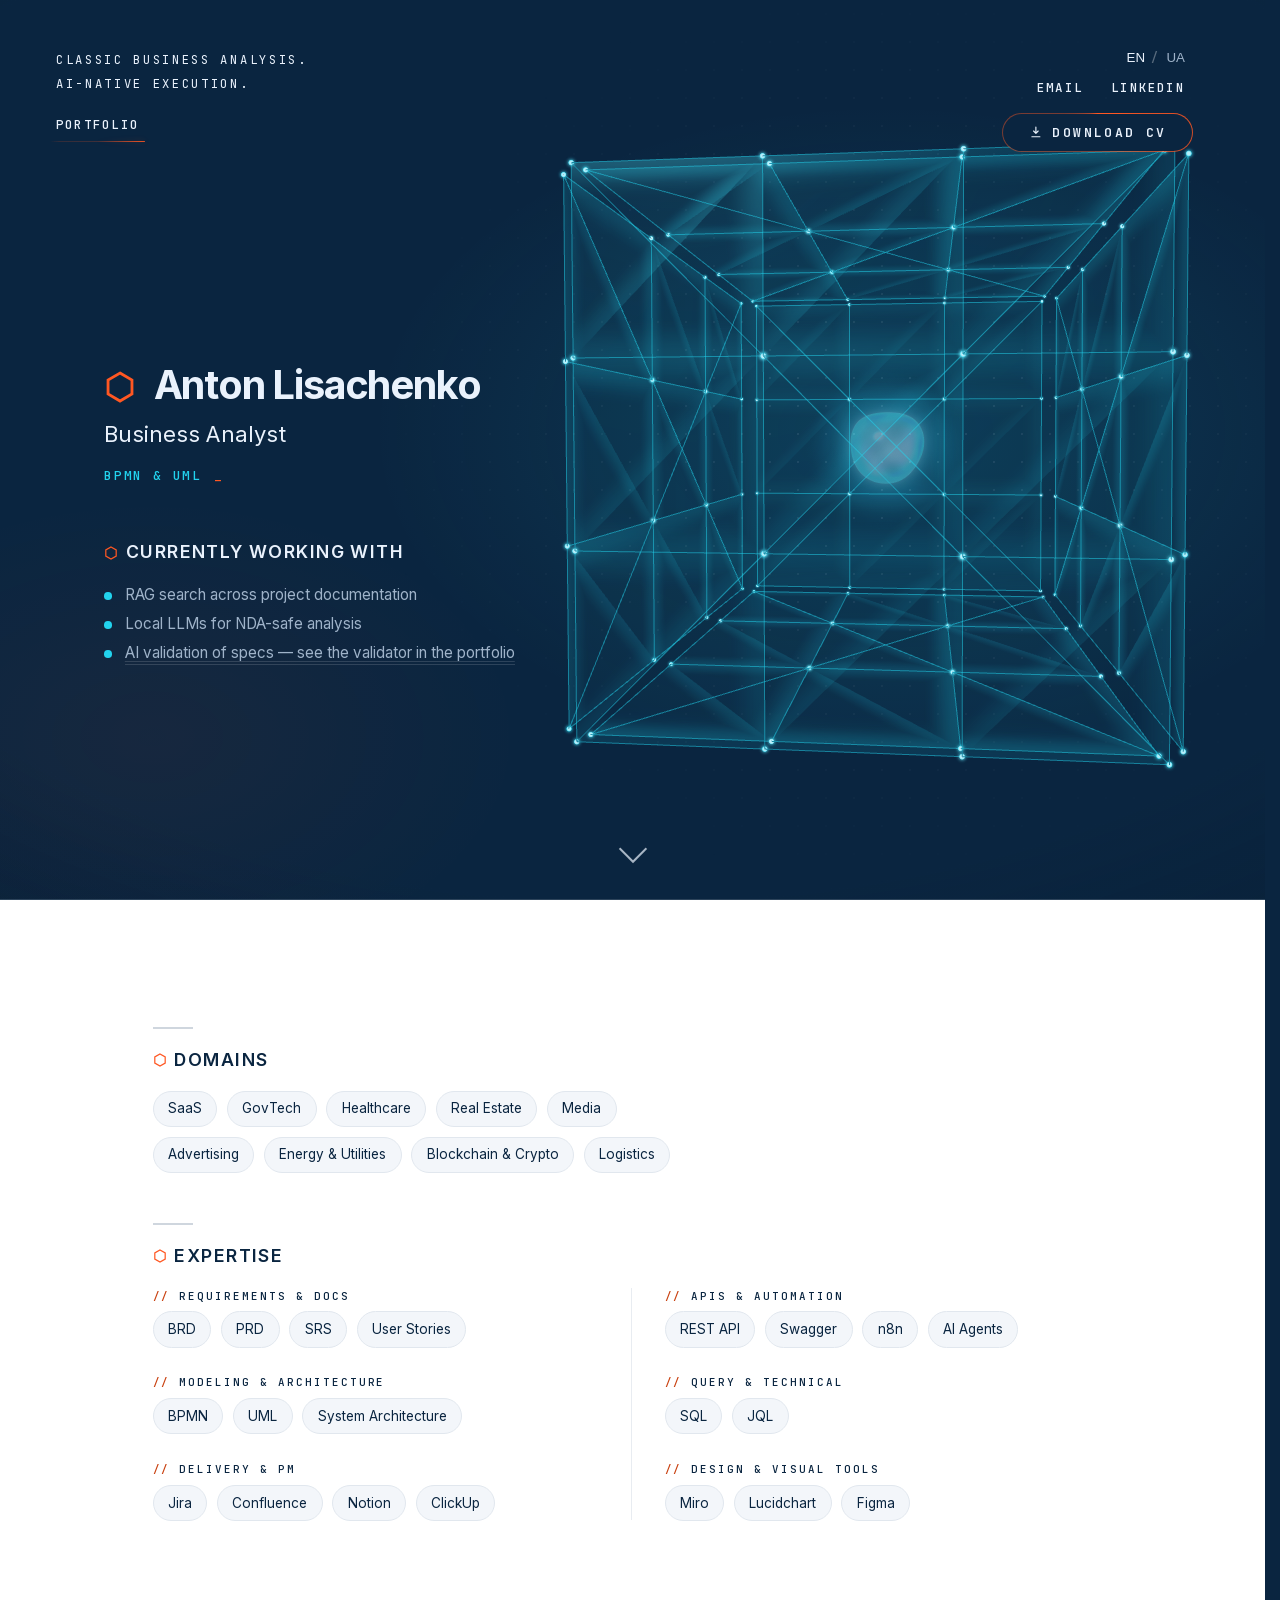
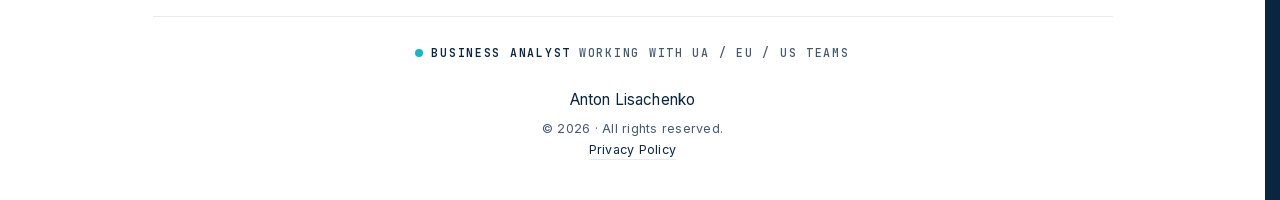
<file: index.html>
<!DOCTYPE html>
<html lang="en">

<head>
    <meta charset="UTF-8">
    <meta name="viewport" content="width=device-width, initial-scale=1.0">
    <title>Anton Lisachenko — Business Analyst</title>
    <link rel="icon" href="/favicon.ico" sizes="any">
    <link rel="icon" type="image/svg+xml" href="/favicon.svg">
    <link rel="apple-touch-icon" href="/apple-touch-icon.png">
    <link rel="manifest" href="/site.webmanifest">
    <meta name="description"
        content="Business Analyst with 5 years of experience (7 in IT) and a project management background: requirements from pre-sale and discovery to UAT and handoff.">
    <meta name="author" content="Anton Lisachenko">
    <meta property="og:type" content="website">
    <meta property="og:url" content="https://alisachenko.com/">
    <meta property="og:site_name" content="Anton Lisachenko">
    <meta property="og:locale" content="en_US">
    <meta property="og:locale:alternate" content="uk_UA">
    <meta property="og:title" content="Anton Lisachenko — Business Analyst">
    <meta property="og:description"
        content="Classic business analysis. AI-native execution. Requirements from pre-sale and discovery through to UAT and a clean handoff.">
    <meta name="twitter:card" content="summary_large_image">
    <meta property="og:image" content="https://alisachenko.com/og-image.png">
    <meta property="og:image:width" content="1200">
    <meta property="og:image:height" content="630">
    <meta property="og:image:type" content="image/png">
    <meta property="og:image:alt" content="Anton Lisachenko — Business Analyst. Classic business analysis, AI-native execution.">
    <meta name="theme-color" content="#0a2540">
    <link rel="preload" href="fonts/inter-latin.woff2" as="font" type="font/woff2" crossorigin>
    <link rel="stylesheet" href="style.css?v=2026110303">
    <link rel="canonical" href="https://alisachenko.com/" />
    <!-- structured data: the site, this profile page and the person it is about
         (alternateName = the Cyrillic spelling, so UA searches map to the same person) -->
    <script type="application/ld+json">
    {
      "@context": "https://schema.org",
      "@graph": [
        {
          "@type": "WebSite",
          "@id": "https://alisachenko.com/#website",
          "url": "https://alisachenko.com/",
          "name": "Anton Lisachenko",
          "alternateName": "Антон Лісаченко",
          "inLanguage": [
            "en",
            "uk"
          ],
          "publisher": {
            "@id": "https://alisachenko.com/#person"
          }
        },
        {
          "@type": "ProfilePage",
          "@id": "https://alisachenko.com/#page",
          "url": "https://alisachenko.com/",
          "name": "Anton Lisachenko — Business Analyst",
          "dateCreated": "2026-08-03",
          "dateModified": "2026-11-02",
          "isPartOf": {
            "@id": "https://alisachenko.com/#website"
          },
          "mainEntity": {
            "@id": "https://alisachenko.com/#person"
          },
          "inLanguage": [
            "en",
            "uk"
          ]
        },
        {
          "@type": "Person",
          "@id": "https://alisachenko.com/#person",
          "name": "Anton Lisachenko",
          "alternateName": "Антон Лісаченко",
          "jobTitle": "Business Analyst",
          "description": "Business Analyst with 5 years of experience (7 in IT) and a background in project management: requirements from pre-sale and discovery through to UAT and a clean handoff.",
          "url": "https://alisachenko.com/",
          "image": "https://alisachenko.com/og-image.png",
          "sameAs": [
            "https://www.linkedin.com/in/anton-lisachenko"
          ],
          "knowsAbout": [
            "Business analysis",
            "Requirements engineering",
            "Requirements elicitation",
            "BRD",
            "SRS",
            "User stories",
            "BPMN 2.0",
            "UML",
            "Process modeling",
            "System architecture",
            "REST API",
            "SQL",
            "Pre-sale discovery",
            "UAT",
            "RAG",
            "Local LLMs"
          ],
          "knowsLanguage": [
            "en",
            "uk"
          ],
          "hasOccupation": {
            "@type": "Occupation",
            "name": "Business Analyst"
          },
          "subjectOf": {
            "@type": "CollectionPage",
            "url": "https://alisachenko.com/portfolio.html",
            "name": "Portfolio — Anton Lisachenko"
          }
        }
      ]
    }
    </script>
    <!-- a reload always starts at the top: restoring the old scroll position made
         the page land mid-way, replay the bottom "develop" and then jump -->
    <script>try { if ("scrollRestoration" in history) history.scrollRestoration = "manual"; } catch (e) { }</script>
    <!-- the site is dark only (the light theme was removed Oct 19 2026); the class goes on
         before first paint so nothing flashes white -->
    <script>document.documentElement.classList.add("dark");</script>
</head>

<body>

    <!-- a visual duplicate of the name/role for sighted scrollers: hidden from assistive tech -->
    <div id="id-bar" aria-hidden="true">
        <div class="id-inner">
            <p class="id-name">Anton Lisachenko</p>
            <p class="id-role" data-i18n="role">Business Analyst</p>
            <p class="id-typed"></p>
        </div>
    </div>

    <!-- ===== SCREEN 1 ===== -->
    <section id="hero">

        <!-- full-bleed particle canvas, sits behind the text -->
        <div id="hero-canvas-container">
            <canvas id="cube-canvas"></canvas>
        </div>

        <div class="hero-grid">

            <!-- language switch: own grid area so it can sit above credo on
                 mobile (choose language before reading) while staying next
                 to contact links on desktop -->
            <div class="lang-switch reveal-blur" data-enter="1" role="group" aria-label="Language">
                <button class="lang-opt" data-lang="en" type="button" aria-label="English">EN</button><span
                    class="lang-sep" aria-hidden="true">/</span><button class="lang-opt" data-lang="uk" type="button"
                    aria-label="Українська">UA</button>
            </div>

            <!-- top-left: credo / brand line -->
            <p class="hero-credo reveal-blur" data-enter="1"><span data-i18n="credo.l1">Classic business
                    analysis.</span><br><span data-i18n="credo.l2">AI-native execution.</span></p>

            <!-- under-credo: Portfolio (own block, shares hero-contact styling) -->
            <nav class="hero-contact hero-pages reveal-blur" data-enter="5" aria-label="Portfolio">
                <div class="contact-links">
                    <a class="contact-portfolio" href="portfolio.html"
                        data-rail-en="see my work" data-rail-uk="мої кейси"><span class="pf-word"
                            data-i18n="nav.portfolio">Portfolio</span></a>
                </div>
            </nav>

            <!-- top-right: contact nav (thin deco on hover, drives the right rail) -->
            <nav class="hero-contact reveal-blur" data-enter="5" aria-label="Contact">
                <div class="contact-links">
                    <a href="mailto:antonlisachenko@gmail.com" data-rail-en="email me"
                        data-rail-uk="напишіть мені">Email</a>
                    <a href="https://www.linkedin.com/in/anton-lisachenko" target="_blank" rel="noopener noreferrer"
                        data-rail-en="message me" data-rail-uk="напишіть в LinkedIn">LinkedIn</a>
                </div>
            </nav>

            <!-- CTA: download CV — own grid area (right column on desktop, after
                 contacts on mobile). Links to the PDF sitting next to index.html -->
            <div class="hero-cta reveal-blur" data-enter="5">
                <a class="cv-btn" href="CV_BA_Anton-Lisachenko.pdf" download data-rail-en="grab my CV"
                    data-rail-uk="забрати CV">
                    <svg class="cv-ic" viewBox="0 0 24 24" aria-hidden="true">
                        <path d="M12 3.5v11m0 0l-4-4m4 4l4-4M5 20.5h14" fill="none" stroke="currentColor"
                            stroke-width="2" stroke-linecap="round" stroke-linejoin="round" />
                    </svg>
                    <span data-i18n="cv">Download CV</span>
                </a>
            </div>

            <!-- center-left: identity -->
            <div class="col-left">
                <div class="block reveal-blur" data-enter="2">
                    <h1 class="hex">Anton Lisachenko</h1>
                    <p class="role" data-i18n="role">Business Analyst</p>
                    <p id="typed"></p>
                </div>

                <div class="block reveal-blur" data-enter="4">
                    <span class="deco-line"></span>
                    <h2 class="hex" data-i18n="now.heading">Currently working with</h2>
                    <ul class="now-list">
                        <li data-i18n="now.items.0">RAG search across project documentation</li>
                        <li data-i18n="now.items.1">Local LLMs for NDA-safe analysis</li>
                        <li><a href="portfolio.html#validator" data-i18n="now.items.2">AI validation of specs — see the validator in the portfolio</a></li>
                    </ul>
                </div>
            </div>

        </div>

        <!-- right-edge rail: vertical caption that slides out on contact hover -->
        <div class="contact-rail" aria-hidden="true">
            <span class="rail-line"></span>
            <span class="rail-text">contact me</span>
        </div>

        <div class="scroll-arrow"></div>
    </section>

    <!-- ===== SCREEN 2 (scroll) ===== -->
    <section id="lower">
        <div class="lower-grid">

            <div class="block reveal-blur" data-scroll>
                <span class="deco-line"></span>
                <h2 class="hex" data-i18n="domains.heading">Domains</h2>
                <div class="domain-tags">
                    <span data-i18n="domains.items.0">SaaS</span>
                    <span data-i18n="domains.items.1">GovTech</span>
                    <span data-i18n="domains.items.2">Healthcare</span>
                    <span data-i18n="domains.items.3">Real Estate</span>
                    <span data-i18n="domains.items.4">Media</span>
                    <span data-i18n="domains.items.5">Advertising</span>
                    <span data-i18n="domains.items.6">Energy & Utilities</span>
                    <span data-i18n="domains.items.7">Blockchain & Crypto</span>
                    <span data-i18n="domains.items.8">Logistics</span>
                </div>
            </div>

            <div class="block reveal-blur" data-scroll>
                <span class="deco-line"></span>
                <h2 class="hex" data-i18n="expertise.heading">Expertise</h2>
                <div class="exp-groups">
                    <!-- BA-logic ordering: docs → how I model → where I model →
                         APIs & automation → technical extras → nice-to-have design → delivery -->
                    <div class="exp-group">
                        <p class="exp-group-title" data-i18n="expertise.groups.requirements.title">Requirements & Docs
                        </p>
                        <div class="exp-tags">
                            <span data-i18n="expertise.groups.requirements.items.0">BRD</span>
                            <span data-i18n="expertise.groups.requirements.items.1">PRD</span>
                            <span data-i18n="expertise.groups.requirements.items.2">SRS</span>
                            <span data-i18n="expertise.groups.requirements.items.3">User Stories</span>

                        </div>
                    </div>
                    <div class="exp-group">
                        <p class="exp-group-title" data-i18n="expertise.groups.notations.title">Modeling & Architecture</p>
                        <div class="exp-tags">
                            <span data-i18n="expertise.groups.notations.items.0">BPMN</span>
                            <span data-i18n="expertise.groups.notations.items.1">UML</span>
                            <span data-i18n="expertise.groups.notations.items.2">System Architecture</span>
                        </div>
                    </div>
                    <div class="exp-group">
                        <p class="exp-group-title" data-i18n="expertise.groups.diagramming.title">Design & Visual Tools
                        </p>
                        <div class="exp-tags">
                            <span data-i18n="expertise.groups.diagramming.items.0">Miro</span>
                            <span data-i18n="expertise.groups.diagramming.items.1">Lucidchart</span>
                            <span data-i18n="expertise.groups.diagramming.items.2">Figma</span>
                        </div>
                    </div>
                    <div class="exp-group">
                        <p class="exp-group-title" data-i18n="expertise.groups.api.title">APIs & Automation</p>
                        <div class="exp-tags">
                            <span data-i18n="expertise.groups.api.items.0">REST API</span>
                            <span data-i18n="expertise.groups.api.items.1">Swagger</span>
                            <span data-i18n="expertise.groups.api.items.2">n8n</span>
                            <span data-i18n="expertise.groups.api.items.3">AI Agents</span>
                        </div>
                    </div>
                    <div class="exp-group">
                        <p class="exp-group-title" data-i18n="expertise.groups.query.title">Query & Technical</p>
                        <div class="exp-tags">
                            <span data-i18n="expertise.groups.query.items.0">SQL</span>
                            <span data-i18n="expertise.groups.query.items.1">JQL</span>
                        </div>
                    </div>
                    <div class="exp-group">
                        <p class="exp-group-title" data-i18n="expertise.groups.delivery.title">Delivery & PM</p>
                        <div class="exp-tags">
                            <span data-i18n="expertise.groups.delivery.items.0">Jira</span>
                            <span data-i18n="expertise.groups.delivery.items.1">Confluence</span>
                            <span data-i18n="expertise.groups.delivery.items.2">Notion</span>
                            <span data-i18n="expertise.groups.delivery.items.3">ClickUp</span>
                        </div>
                    </div>
                </div>
            </div>

            <footer class="site-footer">
                <p class="footer-status">
                    <span class="status-dot" aria-hidden="true"></span><span class="status-label"
                        data-i18n="footer.status">Business Analyst</span><span class="status-meta"
                        data-i18n="footer.statusMeta">working with UA / EU / US teams</span>
                </p>
                <p class="footer-name">Anton Lisachenko</p>
                <p class="footer-rights">&copy; 2026 &middot; <span data-i18n="footer.rights">All rights
                        reserved.</span> <br><a href="privacy.html" data-i18n="footer.privacy">Privacy
                        Policy</a></p>
            </footer>

        </div>
    </section>

    <script src="lang.js?v=2026110303"></script>
    <script src="script.js?v=2026110303"></script>
    <!-- Three.js r128, self-hosted (vendor/) — the site makes no third-party requests.
         Both figure scripts are deferred: the page text reveals as soon as the two
         small scripts above have run, instead of waiting for the ~600 KB library
         (on a slow phone connection that wait was the whole first screen) -->
    <script src="vendor/three-r128.min.js" defer></script>
    <script src="figure.js?v=2026110303" defer></script>
</body>

</html>
</file>
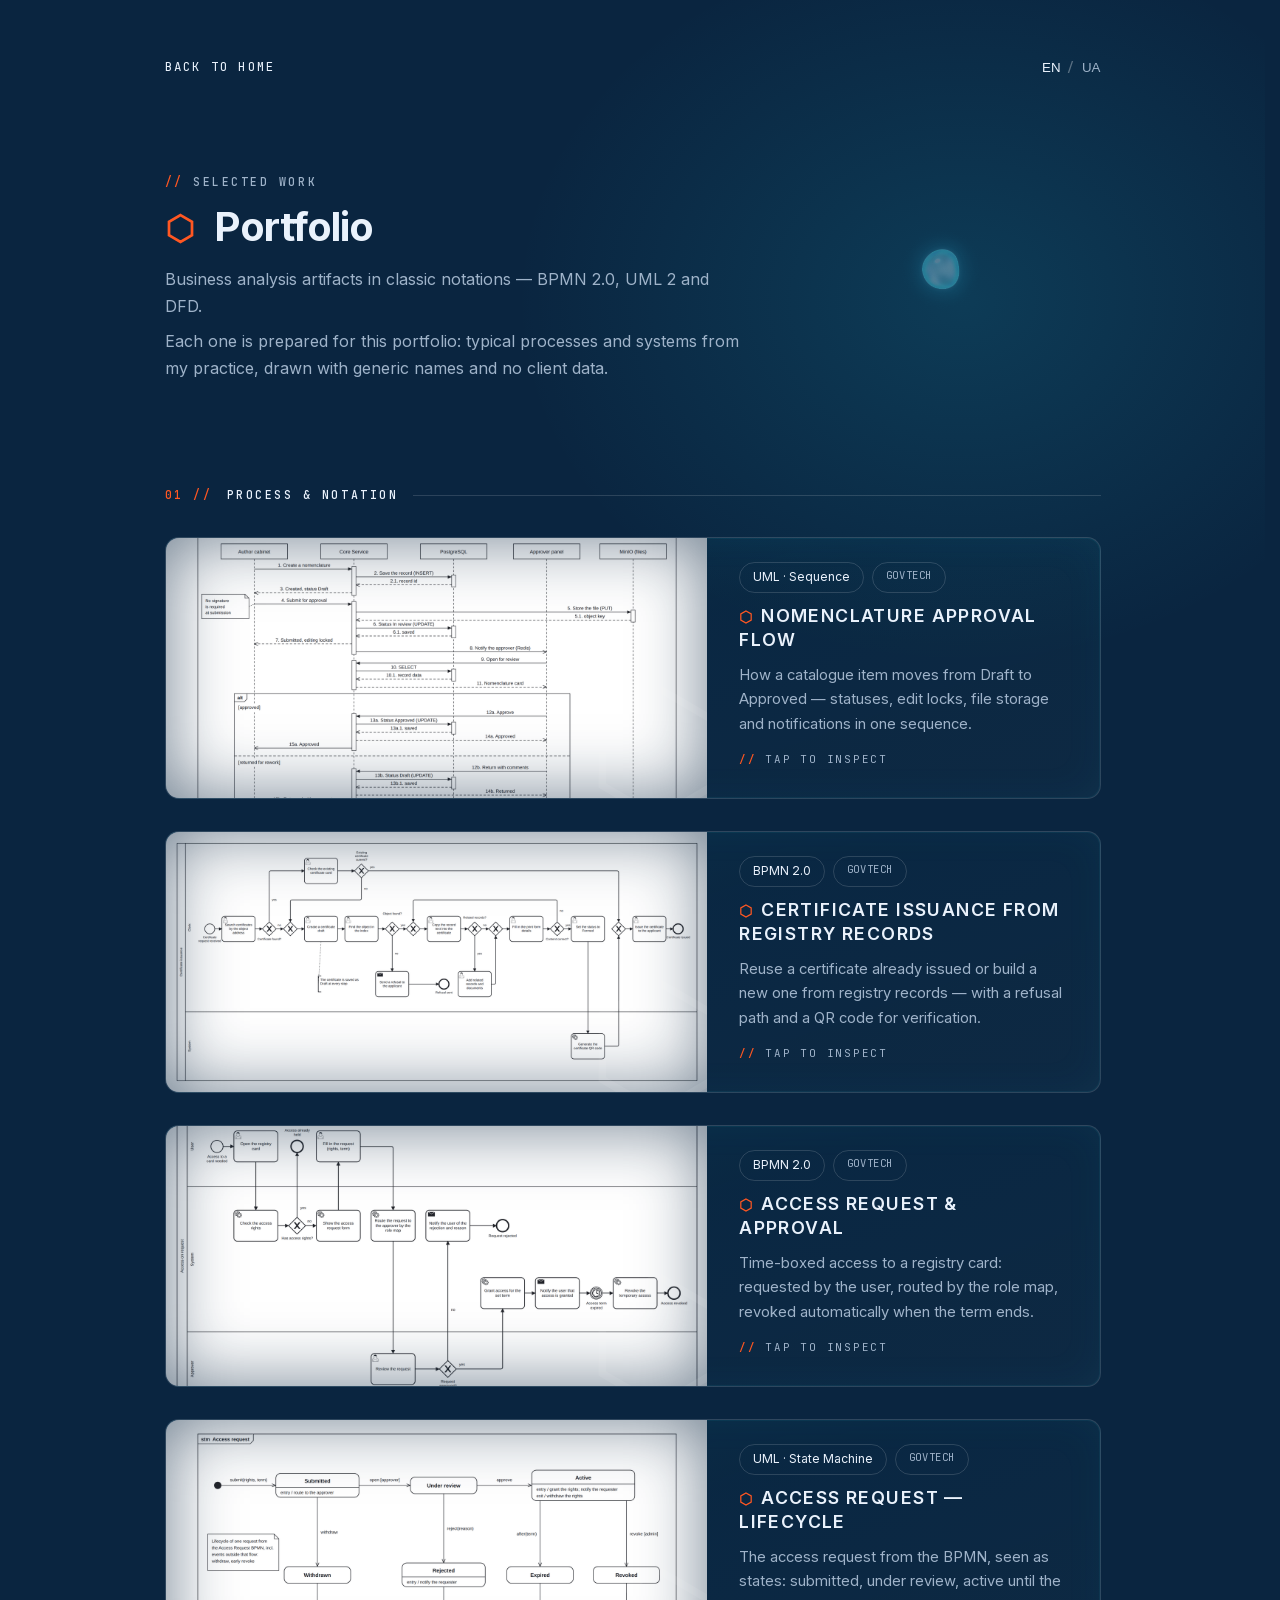
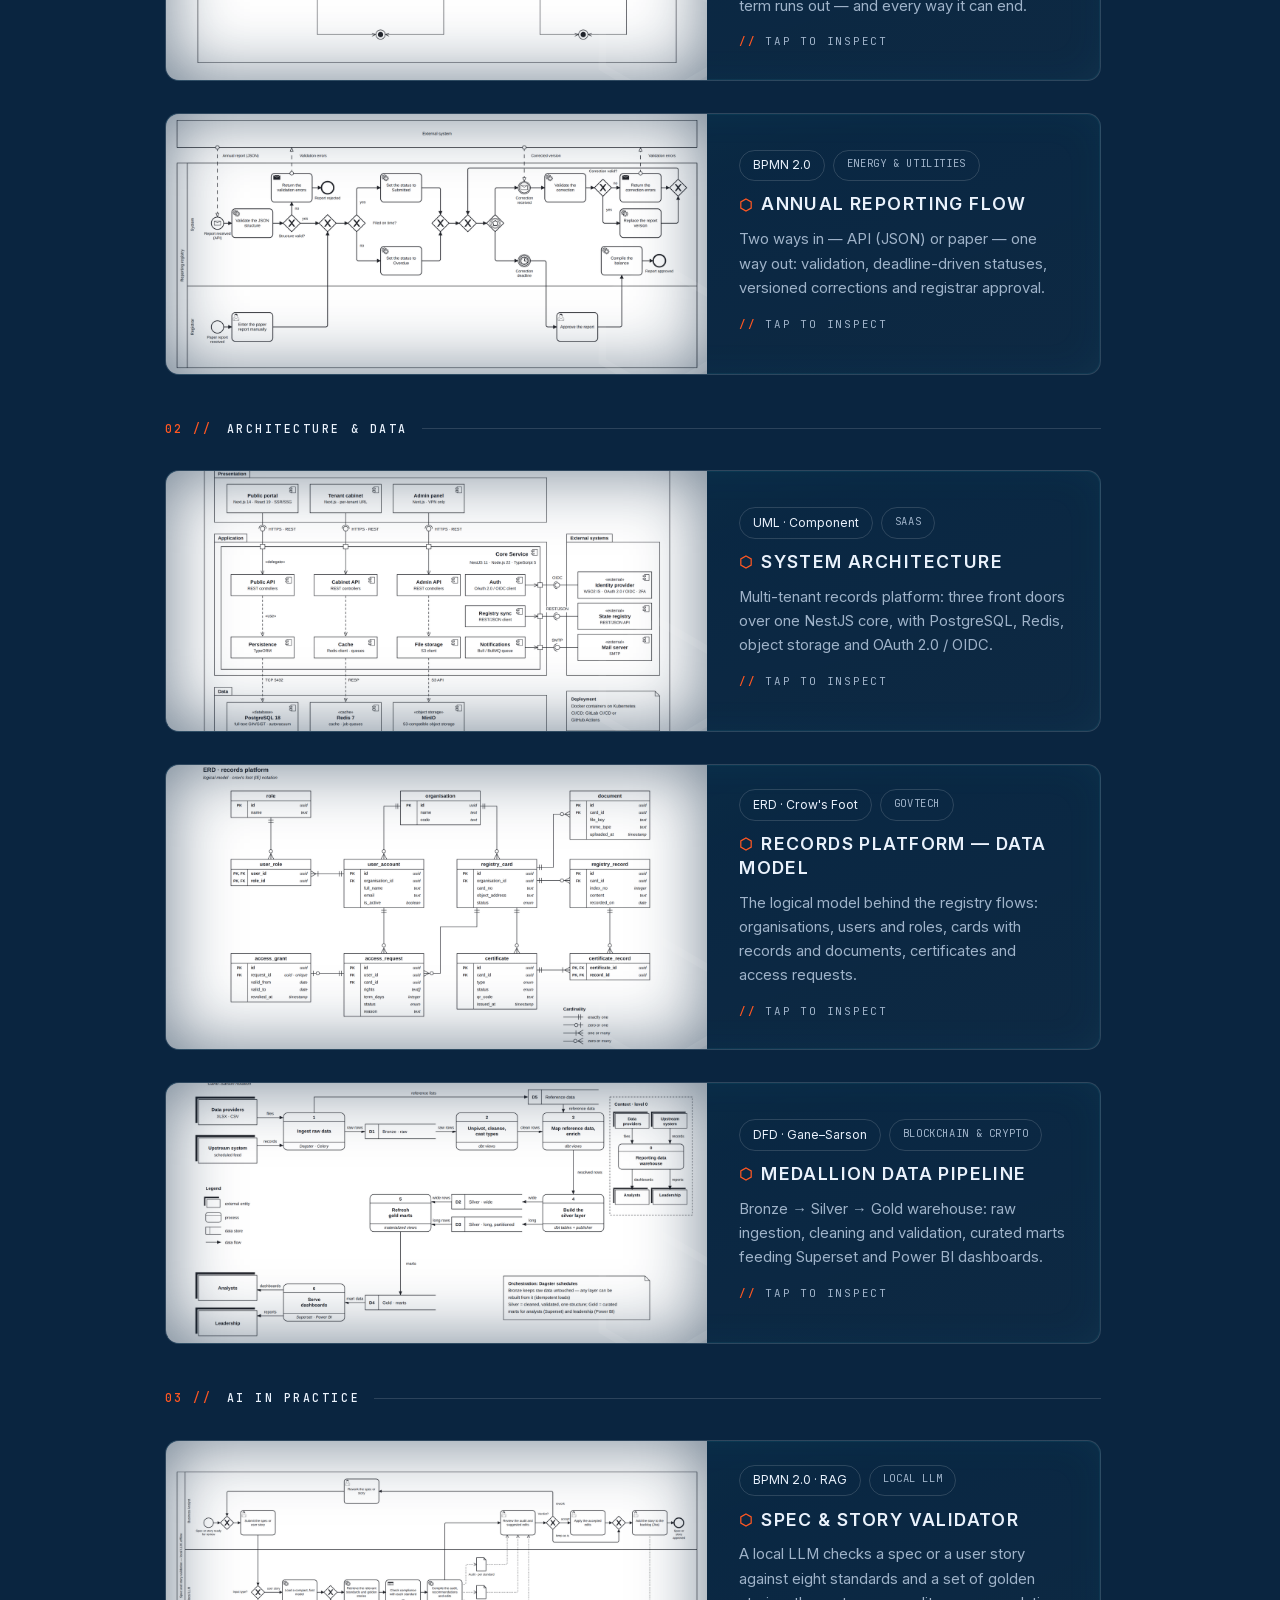
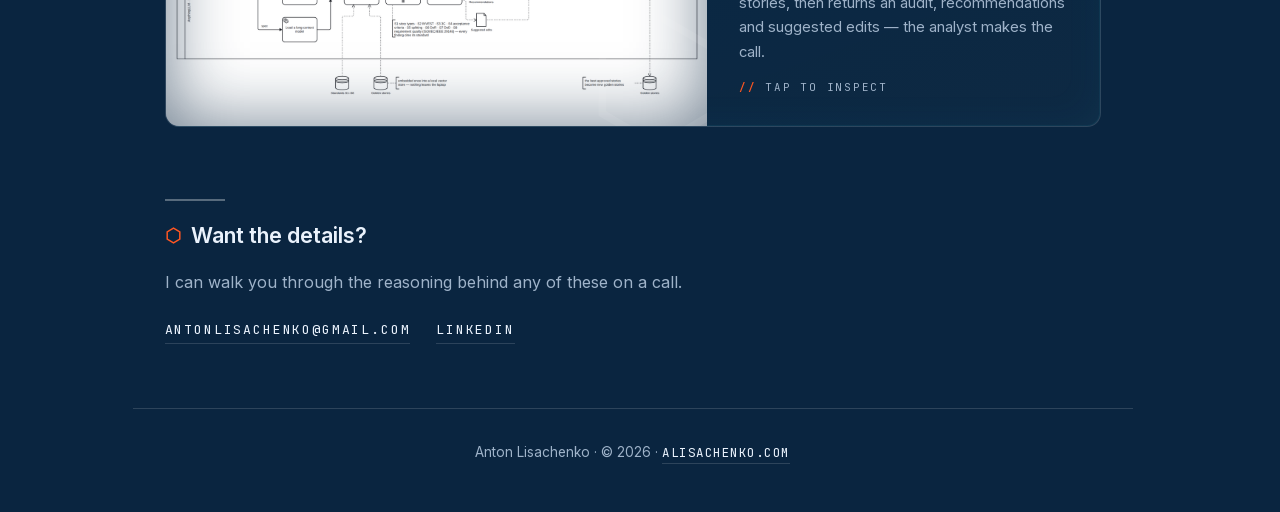
<file: portfolio.html>
<!DOCTYPE html>
<html lang="en">

<head>
    <meta charset="UTF-8">
    <meta name="viewport" content="width=device-width, initial-scale=1.0">
    <title>Portfolio — Anton Lisachenko</title>
    <link rel="icon" href="/favicon.ico" sizes="any">
    <link rel="icon" type="image/svg+xml" href="/favicon.svg">
    <link rel="apple-touch-icon" href="/apple-touch-icon.png">
    <link rel="manifest" href="/site.webmanifest">
    <meta name="description"
        content="Business analysis portfolio in classic notations: BPMN 2.0 processes, UML sequence, state and component diagrams, an ERD, a DFD and an AI spec validator.">
    <meta name="author" content="Anton Lisachenko">
    <meta property="og:type" content="website">
    <meta property="og:url" content="https://alisachenko.com/portfolio.html">
    <meta property="og:site_name" content="Anton Lisachenko">
    <meta property="og:locale" content="en_US">
    <meta property="og:locale:alternate" content="uk_UA">
    <meta property="og:title" content="Portfolio — Anton Lisachenko">
    <meta property="og:description"
        content="Business analysis artifacts in classic notations: BPMN 2.0, UML, ERD and DFD.">
    <meta name="twitter:card" content="summary_large_image">
    <meta property="og:image" content="https://alisachenko.com/og-portfolio.png?v=2026110303">
    <meta property="og:image:width" content="1200">
    <meta property="og:image:height" content="630">
    <meta property="og:image:type" content="image/png">
    <meta property="og:image:alt" content="Portfolio — Anton Lisachenko, Business Analyst. BPMN 2.0, UML, ERD and data flow diagrams in classic notations.">
    <meta name="theme-color" content="#0a2540">
    <link rel="stylesheet" href="style.css?v=2026110303">
    <link rel="canonical" href="https://alisachenko.com/portfolio.html" />
    <!-- structured data: the portfolio as a collection of works by the person on the home page -->
    <script type="application/ld+json">
    {
      "@context": "https://schema.org",
      "@graph": [
        {
          "@type": "CollectionPage",
          "@id": "https://alisachenko.com/portfolio.html#page",
          "url": "https://alisachenko.com/portfolio.html",
          "name": "Portfolio — Anton Lisachenko",
          "description": "Business analysis artifacts in classic notations: BPMN 2.0 process models, UML sequence, state machine and component diagrams, a crow's foot ERD, a Gane–Sarson data flow diagram and an AI-assisted spec validation process.",
          "inLanguage": [
            "en",
            "uk"
          ],
          "isPartOf": {
            "@id": "https://alisachenko.com/#website"
          },
          "author": {
            "@id": "https://alisachenko.com/#person"
          },
          "breadcrumb": {
            "@id": "https://alisachenko.com/portfolio.html#breadcrumb"
          },
          "mainEntity": {
            "@type": "ItemList",
            "numberOfItems": 9,
            "itemListElement": [
              {
                "@type": "ListItem",
                "position": 1,
                "item": {
                  "@type": "CreativeWork",
                  "name": "Nomenclature Approval Flow",
                  "description": "How a catalogue item moves from Draft to Approved — statuses, edit locks, file storage and notifications in one sequence.",
                  "genre": "UML · Sequence",
                  "image": "https://alisachenko.com/artifacts/uml-sequence-approval-en.png",
                  "author": {
                    "@id": "https://alisachenko.com/#person"
                  }
                }
              },
              {
                "@type": "ListItem",
                "position": 2,
                "item": {
                  "@type": "CreativeWork",
                  "name": "Certificate Issuance from Registry Records",
                  "description": "Reuse a certificate already issued or build a new one from registry records — with a refusal path and a QR code for verification.",
                  "genre": "BPMN 2.0",
                  "image": "https://alisachenko.com/artifacts/bpmn-certificate-issuance-en.png",
                  "author": {
                    "@id": "https://alisachenko.com/#person"
                  }
                }
              },
              {
                "@type": "ListItem",
                "position": 3,
                "item": {
                  "@type": "CreativeWork",
                  "name": "Access Request & Approval",
                  "description": "Time-boxed access to a registry card: requested by the user, routed by the role map, revoked automatically when the term ends.",
                  "genre": "BPMN 2.0",
                  "image": "https://alisachenko.com/artifacts/bpmn-access-request-en.png",
                  "author": {
                    "@id": "https://alisachenko.com/#person"
                  }
                }
              },
              {
                "@type": "ListItem",
                "position": 4,
                "item": {
                  "@type": "CreativeWork",
                  "name": "Access Request — Lifecycle",
                  "description": "The access request from the BPMN, seen as states: submitted, under review, active until the term runs out — and every way it can end.",
                  "genre": "UML · State Machine",
                  "image": "https://alisachenko.com/artifacts/uml-state-access-request-en.png",
                  "author": {
                    "@id": "https://alisachenko.com/#person"
                  }
                }
              },
              {
                "@type": "ListItem",
                "position": 5,
                "item": {
                  "@type": "CreativeWork",
                  "name": "Annual Reporting Flow",
                  "description": "Two ways in — API (JSON) or paper — one way out: validation, deadline-driven statuses, versioned corrections and registrar approval.",
                  "genre": "BPMN 2.0",
                  "image": "https://alisachenko.com/artifacts/bpmn-annual-reporting-en.png",
                  "author": {
                    "@id": "https://alisachenko.com/#person"
                  }
                }
              },
              {
                "@type": "ListItem",
                "position": 6,
                "item": {
                  "@type": "CreativeWork",
                  "name": "System Architecture",
                  "description": "Multi-tenant records platform: three front doors over one NestJS core, with PostgreSQL, Redis, object storage and OAuth 2.0 / OIDC.",
                  "genre": "UML · Component",
                  "image": "https://alisachenko.com/artifacts/uml-component-architecture.png",
                  "author": {
                    "@id": "https://alisachenko.com/#person"
                  }
                }
              },
              {
                "@type": "ListItem",
                "position": 7,
                "item": {
                  "@type": "CreativeWork",
                  "name": "Records Platform — Data Model",
                  "description": "The logical model behind the registry flows: organisations, users and roles, cards with records and documents, certificates and access requests.",
                  "genre": "ERD · Crow's Foot",
                  "image": "https://alisachenko.com/artifacts/erd-records-platform.png",
                  "author": {
                    "@id": "https://alisachenko.com/#person"
                  }
                }
              },
              {
                "@type": "ListItem",
                "position": 8,
                "item": {
                  "@type": "CreativeWork",
                  "name": "Medallion Data Pipeline",
                  "description": "Bronze → Silver → Gold warehouse: raw ingestion, cleaning and validation, curated marts feeding Superset and Power BI dashboards.",
                  "genre": "DFD · Gane–Sarson",
                  "image": "https://alisachenko.com/artifacts/dfd-medallion-pipeline.png",
                  "author": {
                    "@id": "https://alisachenko.com/#person"
                  }
                }
              },
              {
                "@type": "ListItem",
                "position": 9,
                "item": {
                  "@type": "CreativeWork",
                  "name": "Spec & Story Validator",
                  "description": "A local LLM checks a spec or a user story against eight standards and a set of golden stories, then returns an audit, recommendations and suggested edits — the analyst makes the call.",
                  "genre": "BPMN 2.0 · RAG",
                  "image": "https://alisachenko.com/artifacts/bpmn-spec-story-validator.png",
                  "author": {
                    "@id": "https://alisachenko.com/#person"
                  }
                }
              }
            ]
          }
        },
        {
          "@type": "BreadcrumbList",
          "@id": "https://alisachenko.com/portfolio.html#breadcrumb",
          "itemListElement": [
            {
              "@type": "ListItem",
              "position": 1,
              "name": "Anton Lisachenko",
              "item": "https://alisachenko.com/"
            },
            {
              "@type": "ListItem",
              "position": 2,
              "name": "Portfolio",
              "item": "https://alisachenko.com/portfolio.html"
            }
          ]
        },
        {
          "@type": "Person",
          "@id": "https://alisachenko.com/#person",
          "name": "Anton Lisachenko",
          "url": "https://alisachenko.com/"
        }
      ]
    }
    </script>
    <!-- progressive enhancement flag: entrance-hidden states only apply with JS -->
    <script>document.documentElement.classList.add("js");</script>
    <!-- the site is dark only (the light theme was removed Oct 19 2026); the class goes on
         before first paint so nothing flashes white -->
    <script>document.documentElement.classList.add("dark");</script>
    <style>
        /* ===== PAGE-SCOPED ===== */
        .pf-wrap {
            max-width: 1000px;
            margin: 0 auto;
            padding: 3.5rem 2rem 4rem;
            min-height: 100vh;
        }

        body {
            /* the same ambient light as the home hero: a soft cyan glow where the
               drop emblem sits (right of the heading on desktop) */
            background:
                radial-gradient(640px 520px at calc(50% + 330px) 300px, rgba(34, 211, 238, 0.13), transparent 70%) no-repeat,
                var(--bg);
            /* the header figure's oversized stage may poke past the viewport edge */
            overflow-x: hidden;
            overflow-x: clip;
        }

        @media (max-width: 820px) {
            body {
                background:
                    radial-gradient(420px 360px at 100% 120px, rgba(34, 211, 238, 0.11), transparent 70%) no-repeat,
                    var(--bg);
            }
        }

        .pf-toprow {
            display: flex;
            justify-content: space-between;
            align-items: center;
            gap: 1rem;
            margin-bottom: 3.5rem;
        }

        .legal-back {
            display: inline-block;
            font-family: var(--font-mono);
            font-size: 0.78rem;
            text-transform: uppercase;
            letter-spacing: 0.18em;
            border-bottom: none;
            padding-bottom: 0;
        }

        .pf-toprow .lang-switch {
            margin-right: 0;
        }

        .pf-kicker {
            font-family: var(--font-mono);
            font-size: 0.72rem;
            font-weight: 500;
            text-transform: uppercase;
            letter-spacing: 0.22em;
            color: var(--muted);
            margin-bottom: 0.9rem;
        }

        .pf-kicker b {
            color: var(--accent-text);
            font-weight: inherit;
        }

        .pf-head h1 {
            margin-bottom: 1rem;
        }

        .pf-intro {
            color: var(--muted);
            max-width: 46rem;
            margin-bottom: 0.5rem;
        }

        .pf-intro strong {
            color: var(--ink);
            font-weight: 600;
        }

        /* ===== CARD STRIP ===== */
        .pf-strip {
            display: grid;
            gap: 2rem;
            margin-top: 3.5rem;
        }

        /* ===== SECTION HEADERS (grouping the strip) ===== */
        .pf-section-head {
            grid-column: 1 / -1;
            display: flex;
            align-items: center;
            gap: 0.9rem;
            margin-top: 0.75rem;
        }

        .pf-section-head:first-child {
            margin-top: 0;
        }

        .pf-section-num {
            font-family: var(--font-mono);
            font-size: 0.72rem;
            font-weight: 500;
            text-transform: uppercase;
            letter-spacing: 0.22em;
            color: var(--accent-text);
        }

        .pf-section-title {
            font-family: var(--font-mono);
            font-size: 0.72rem;
            font-weight: 500;
            text-transform: uppercase;
            letter-spacing: 0.22em;
            color: var(--ink);
        }

        .pf-section-line {
            flex: 1;
            height: 1px;
            background: var(--line);
        }

        /* cards are panes of the same glass as the hero figure: a faint teal
           tint, an inner rim glow, a torch that follows the cursor and one glint
           sweeping across on hover */
        .pf-card {
            position: relative;
            display: grid;
            grid-template-columns: minmax(0, 58fr) minmax(0, 42fr);
            border: 1px solid var(--line);
            border-radius: 14px;
            overflow: hidden;
            background: linear-gradient(160deg, rgba(34, 211, 238, 0.07), rgba(34, 211, 238, 0.015) 45%, rgba(255, 255, 255, 0.02));
            box-shadow: inset 0 0 0 1px rgba(34, 211, 238, 0.06), inset 0 0 42px rgba(34, 211, 238, 0.05);
            cursor: pointer;
            outline: none;
            transition: transform 0.3s cubic-bezier(0.22, 1, 0.36, 1),
                border-color 0.3s ease, box-shadow 0.3s ease,
                opacity 0.8s ease, filter 0.8s ease;
        }

        @media (hover: hover) {
            .pf-card:hover {
                transform: translateY(-3px);
                border-color: rgba(255, 87, 34, 0.45);
                box-shadow: inset 0 0 0 1px rgba(34, 211, 238, 0.08), inset 0 0 48px rgba(34, 211, 238, 0.08),
                    0 14px 34px -16px rgba(0, 0, 0, 0.55);
            }
        }

        /* glass torch: a soft teal light follows the cursor over the pane
           (--mx / --my are written by the page script) */
        .pf-card::before {
            content: "";
            position: absolute;
            inset: 0;
            z-index: 3;
            pointer-events: none;
            border-radius: inherit;
            background: radial-gradient(420px circle at var(--mx, 50%) var(--my, 50%), rgba(34, 211, 238, 0.13), transparent 55%);
            opacity: 0;
            transition: opacity 0.35s ease;
        }

        /* glass glint: one diagonal highlight sweeps the pane on hover */
        .pf-card::after {
            content: "";
            position: absolute;
            inset: 0;
            z-index: 3;
            pointer-events: none;
            border-radius: inherit;
            background: linear-gradient(105deg, transparent 38%, rgba(255, 255, 255, 0.08) 46%,
                    rgba(255, 255, 255, 0.16) 50%, rgba(255, 255, 255, 0.08) 54%, transparent 62%) no-repeat;
            background-size: 250% 100%;
            background-position: 130% 0;
            opacity: 0;
        }

        @media (hover: hover) {
            .pf-card:hover::before {
                opacity: 1;
            }

            .pf-card:hover::after {
                opacity: 1;
                background-position: -30% 0;
                transition: background-position 1.1s cubic-bezier(0.22, 1, 0.36, 1), opacity 0.2s ease;
            }
        }

        @media (prefers-reduced-motion: reduce) {
            .pf-card::after {
                display: none;
            }
        }

        /* ===== HEADER FIGURE (the hero's glass solid, desktop only) ===== */
        .pf-head-grid {
            display: grid;
            grid-template-columns: minmax(0, 1fr) 320px;
            gap: 2.5rem;
            align-items: center;
        }

        /* .pf-fig is the figure's frame and its click/drag area; the canvas stage
           inside is 1.8x larger and transparent (FIGURE_OPTS.frame) so pieces can
           fly out of the frame instead of being clipped at its edges. The stage
           never takes the pointer, so the lang switch above and the cards below
           stay clickable even when the solid flies over them. */
        .pf-fig {
            position: relative;
            height: 320px;
            /* pull the box up so the solid sits level with the heading, not the intro */
            margin-top: -1.5rem;
        }

        .pf-fig-stage {
            position: absolute;
            left: -40%;
            top: -40%;
            width: 180%;
            height: 180%;
            pointer-events: none;
        }

        .pf-fig-stage canvas {
            display: block;
            width: 100%;
            height: 100%;
        }

        .pf-card:focus-visible {
            outline: 2px solid var(--accent);
            outline-offset: 3px;
        }

        .pf-card:active {
            transform: translateY(-1px);
            border-color: rgba(255, 87, 34, 0.45);
        }

        /* ===== MEDIA ===== */
        .pf-media {
            position: relative;
            overflow: hidden;
            min-height: 260px;
            background: #0d2b4c;
        }

        .pf-media img {
            position: absolute;
            inset: 0;
            width: 100%;
            height: 100%;
            object-fit: cover;
            /* scale hides any light seam at the image edges */
            transform: scale(1.09);
            filter: none;
        }

        .pf-media::after {
            content: "";
            position: absolute;
            inset: 0;
            pointer-events: none;
            box-shadow: inset 0 0 70px rgba(10, 37, 64, 0.6);
        }

        .pf-media::before {
            content: "";
            position: absolute;
            right: -26px;
            bottom: -30px;
            width: 150px;
            height: 150px;
            z-index: 1;
            pointer-events: none;
            opacity: 0.07;
            background: url('data:image/svg+xml;utf8,<svg xmlns="http://www.w3.org/2000/svg" viewBox="0 0 24 24"><polygon points="12,1.6 20.9,6.8 20.9,17.2 12,22.4 3.1,17.2 3.1,6.8" fill="none" stroke="%23ffffff" stroke-width="1.2"/></svg>') no-repeat center / contain;
        }

        /* ===== BODY ===== */
        .pf-body {
            display: flex;
            flex-direction: column;
            justify-content: center;
            gap: 0.7rem;
            padding: 1.8rem 2rem;
        }

        .pf-meta {
            display: flex;
            justify-content: space-between;
            align-items: flex-start;
            gap: 1rem;
        }

        .pf-body h2 {
            margin: 0;
            line-height: 1.35;
        }

        .pf-tags {
            display: flex;
            flex-wrap: wrap;
            gap: 0.5rem;
            /* pull the type/tool pills up a touch so they sit centred between
               the preview image and the title, not hugging the title below */
            margin-top: -5px;
        }

        .pf-pill {
            flex: none;
            border: 1px solid var(--line);
            border-radius: 999px;
            padding: 0.28rem 0.8rem;
            font-size: 0.76rem;
            color: var(--ink);
            white-space: nowrap;
        }

        .pf-pill-tool {
            font-family: var(--font-mono);
            font-size: 0.66rem;
            letter-spacing: 0.06em;
            color: var(--muted);
            text-transform: uppercase;
        }

        .pf-desc {
            font-size: 0.92rem;
            line-height: 1.65;
            color: var(--muted);
        }

        .pf-more {
            font-family: var(--font-mono);
            font-size: 0.68rem;
            text-transform: uppercase;
            letter-spacing: 0.16em;
            color: var(--muted);
            margin-top: 0.2rem;
        }

        .pf-more b {
            color: var(--accent-text);
            font-weight: 500;
        }

        /* ===== CTA ===== */
        .pf-cta {
            margin-top: 4.5rem;
        }

        .pf-cta h2 {
            font-size: 1.35rem;
            text-transform: none;
            letter-spacing: 0;
        }

        .pf-cta p {
            color: var(--muted);
            max-width: 44rem;
            margin-bottom: 1.4rem;
        }

        .cta-links {
            display: flex;
            flex-wrap: wrap;
            gap: 1.6rem;
            font-family: var(--font-mono);
            font-size: 0.82rem;
            text-transform: uppercase;
            letter-spacing: 0.14em;
        }

        /* ===== FOOTER ===== */
        .pf-footer {
            max-width: 1000px;
            margin: 0 auto;
            padding: 2rem 2rem 3rem;
            border-top: 1px solid var(--line);
            text-align: center;
            color: var(--muted);
            font-size: 0.85rem;
            transition: color 0.35s ease, border-color 0.35s ease;
        }

        .pf-footer a {
            font-family: var(--font-mono);
            font-size: 0.78rem;
            text-transform: uppercase;
            letter-spacing: 0.12em;
        }

        /* ===== LIGHTBOX ===== */
        /* the lightbox pins the navy tokens: its panel and media are hardcoded
           navy, so the text inside never depends on the page's scoped vars */
        #pf-lightbox {
            --bg: #0a2540;
            --ink: #eaf2fc;
            --muted: #9fb3c9;
            --line: rgba(255, 255, 255, 0.14);
            --accent-text: #ff5722;
            --accent: #ff5722;
        }

        #pf-lightbox {
            position: fixed;
            inset: 0;
            z-index: 300;
            display: flex;
            align-items: center;
            justify-content: center;
            padding: 1.5rem;
        }

        #pf-lightbox[hidden] {
            display: none;
        }

        .lb-backdrop {
            position: absolute;
            inset: 0;
            background: rgba(4, 16, 30, 0.82);
            -webkit-backdrop-filter: blur(6px);
            backdrop-filter: blur(6px);
            border: none;
            padding: 0;
            cursor: default;
        }

        .lb-panel {
            position: relative;
            width: min(980px, 100%);
            max-height: calc(100vh - 3rem);
            overflow-y: auto;
            background: #0a2540;
            border: 1px solid var(--line);
            border-radius: 16px;
            opacity: 0;
            transform: translateY(14px) scale(0.985);
            transition: opacity 0.28s ease, transform 0.28s cubic-bezier(0.22, 1, 0.36, 1);
        }

        #pf-lightbox.open .lb-panel {
            opacity: 1;
            transform: none;
        }

        .lb-media {
            position: relative;
            overflow: hidden;
            aspect-ratio: 16 / 10;
            background: #0d2b4c;
            border-radius: 15px 15px 0 0;
        }

        /* the document in its own box (the img inside is scaled 1.09) */
        .lb-doc {
            position: absolute;
            inset: 0;
            overflow: hidden;
            cursor: zoom-in;
            /* vertical page scroll stays native; taps, pinches and sideways swipes come to JS */
            touch-action: pan-y;
        }

        /* ZOOM: the lightbox shows the 3200px copy (artifacts/hd/), so a click / tap
           zooms in under the pointer, drag pans, wheel or pinch zooms further */
        .lb-doc img {
            -webkit-user-drag: none;
            user-select: none;
            transform-origin: 50% 50%;
            transition: transform 0.22s ease;
        }

        #pf-lightbox.zoomed .lb-doc {
            cursor: grab;
            touch-action: none;
        }

        #pf-lightbox.dragging .lb-doc {
            cursor: grabbing;
        }

        #pf-lightbox.dragging .lb-doc img {
            transition: none;
        }

        .lb-marks,
        .lb-count {
            pointer-events: none;
        }

        .lb-zoom {
            position: absolute;
            right: 48px;
            bottom: 10px;
            z-index: 2;
            width: 36px;
            height: 36px;
            display: grid;
            place-items: center;
            border-radius: 50%;
            border: 1px solid var(--line);
            background: rgba(10, 37, 64, 0.78);
            color: var(--ink);
            padding: 0;
            cursor: pointer;
            transition: color 0.2s ease, border-color 0.2s ease, opacity 0.2s ease;
        }

        .lb-zoom svg {
            width: 17px;
            height: 17px;
        }

        /* magnifier with a plus; zoomed in, the vertical stroke goes and it reads as minus */
        #pf-lightbox.zoomed .lb-zoom .zm-plus {
            display: none;
        }

        .lb-marks i {
            position: absolute;
            width: 20px;
            height: 20px;
            /* orange (the brand accent): crop marks that read on white
               diagrams and on the navy table alike */
            border: 0 solid var(--accent);
            opacity: 0;
            z-index: 1;
        }

        .lb-marks i:nth-child(1) { top: 14px; left: 14px; border-top-width: 1.5px; border-left-width: 1.5px; --mx: -10px; --my: -10px; }
        .lb-marks i:nth-child(2) { top: 14px; right: 14px; border-top-width: 1.5px; border-right-width: 1.5px; --mx: 10px; --my: -10px; }
        .lb-marks i:nth-child(3) { bottom: 14px; left: 14px; border-bottom-width: 1.5px; border-left-width: 1.5px; --mx: -10px; --my: 10px; }
        .lb-marks i:nth-child(4) { bottom: 14px; right: 14px; border-bottom-width: 1.5px; border-right-width: 1.5px; --mx: 10px; --my: 10px; }

        .lb-count {
            position: absolute;
            left: 44px;
            top: 17px;
            font-family: var(--font-mono);
            font-size: 0.62rem;
            letter-spacing: 0.18em;
            color: #eaf2fc;
            background: rgba(10, 37, 64, 0.78);
            padding: 3px 8px;
            border-radius: 4px;
            opacity: 0;
            z-index: 1;
        }

        /* .scan is (re)added by JS on open and on every flip, so each document
           gets its own marks-in (the old top-down scan sweep was REMOVED Sep 29
           2026 — user: "видали сканування"; the document is simply there) */
        #pf-lightbox.scan .lb-marks i {
            animation: lb-mark-in 0.3s cubic-bezier(0.34, 1.56, 0.64, 1) 0.1s both;
        }

        #pf-lightbox.scan .lb-count {
            animation: lb-fade-in 0.3s ease 0.14s both;
        }

        /* the write-up fades in with each new document instead of snapping */
        #pf-lightbox.scan .lb-info {
            animation: lb-fade-in 0.35s ease both;
        }

        @keyframes lb-mark-in {
            from { opacity: 0; transform: translate(var(--mx), var(--my)) scale(1.3); }
            to { opacity: 1; transform: none; }
        }

        @keyframes lb-fade-in {
            from { opacity: 0; }
            to { opacity: 1; }
        }

        .lb-media img {
            position: absolute;
            inset: 0;
            width: 100%;
            height: 100%;
            object-fit: cover;
            transform: scale(1.09);
            filter: none;
        }

        .lb-info {
            padding: 1.6rem 2rem 2rem;
        }

        /* pull the type/tool pills up a touch in the lightbox too, so they sit
           centred between the image and the title (not crowding the title) */
        .lb-info .pf-tags {
            margin-top: -7px;
        }

        .lb-info h2 {
            margin: 0.85rem 0 0.8rem;
        }

        .lb-desc {
            color: var(--muted);
            margin-top: 0.8rem;
            line-height: 1.65;
        }

        .lb-close {
            position: absolute;
            top: 14px;
            right: 14px;
            z-index: 3;
            width: 42px;
            height: 42px;
            border-radius: 50%;
            border: 1px solid var(--line);
            background: rgba(10, 37, 64, 0.85);
            color: var(--ink);
            font-size: 1.25rem;
            line-height: 1;
            cursor: pointer;
            transition: color 0.2s ease, border-color 0.2s ease;
        }

        @media (hover: hover) {
            .lb-close:hover {
                color: var(--accent-text);
                border-color: var(--accent);
            }
        }

        /* flip through the set without closing the view */
        .lb-nav {
            position: absolute;
            top: 50%;
            z-index: 2;
            width: 40px;
            height: 40px;
            margin-top: -20px;
            border-radius: 50%;
            border: 1px solid var(--line);
            background: rgba(10, 37, 64, 0.78);
            color: var(--ink);
            font-size: 1.35rem;
            line-height: 1;
            padding-bottom: 3px;
            cursor: pointer;
            transition: color 0.2s ease, border-color 0.2s ease, opacity 0.2s ease;
        }

        .lb-prev {
            left: 12px;
        }

        .lb-next {
            right: 12px;
        }

        @media (hover: hover) {
            .lb-nav {
                opacity: 0.7;
            }

            .lb-media:hover .lb-nav {
                opacity: 1;
            }

            .lb-nav:hover,
            .lb-zoom:hover {
                color: var(--accent-text);
                border-color: var(--accent);
            }
        }

        .lb-nav:focus-visible,
        .lb-zoom:focus-visible,
        .lb-close:focus-visible {
            outline: 2px solid var(--accent);
            outline-offset: 3px;
        }

        body.lb-open {
            overflow: hidden;
        }

        /* ===== ENTRANCE (JS-gated so no-JS visitors still see everything).
           Keyframes, not transitions — so the card's own fast hover
           transitions (transform/border/shadow) stay untouched forever. ===== */
        html.js .pf-reveal {
            opacity: 0;
            filter: blur(10px);
            transform: translateY(14px);
        }

        html.js .pf-reveal.shown {
            animation: pf-develop 0.8s ease both;
        }

        @keyframes pf-develop {
            from {
                opacity: 0;
                filter: blur(10px);
                transform: translateY(14px);
            }

            to {
                opacity: 1;
                filter: blur(0);
                transform: none;
            }
        }

        /* ===== RESPONSIVE ===== */
        @media (max-width: 820px) {
            .pf-wrap {
                padding: 2.5rem 1.25rem 3rem;
            }

            .pf-head-grid {
                grid-template-columns: 1fr;
            }

            .pf-fig {
                display: none;
            }

            .pf-toprow {
                margin-bottom: 2.5rem;
            }

            .pf-card {
                grid-template-columns: 1fr;
            }

            .pf-media {
                min-height: 0;
                aspect-ratio: 16 / 10;
            }

            .pf-body {
                padding: 1.4rem 1.4rem 1.6rem;
            }

            .pf-strip {
                gap: 1.6rem;
            }
        }

        /* phones: the document is small, so the flip arrows and the counter
           leave it and sit in a slim toolbar right under it ("‹ 02 / 07 ›") —
           nothing covers the diagram; a sideways swipe still flips */
        @media (max-width: 600px) {
            #pf-lightbox {
                padding: 1rem;
            }

            .lb-media {
                overflow: visible;
            }

            .lb-doc {
                border-radius: 15px 15px 0 0;
            }

            .lb-nav {
                top: auto;
                bottom: -50px;
                margin-top: 0;
                width: 36px;
                height: 36px;
                font-size: 1.2rem;
            }

            .lb-prev {
                left: 1.25rem;
            }

            .lb-next {
                right: 1.25rem;
            }

            .lb-count {
                top: auto;
                left: 50%;
                bottom: -41px;
                transform: translateX(-50%);
                background: none;
            }

            /* the zoom button joins the toolbar, just right of the counter */
            .lb-zoom {
                right: auto;
                left: calc(50% + 56px);
                bottom: -48px;
                width: 32px;
                height: 32px;
            }

            .lb-info {
                padding: 4.4rem 1.25rem 1.6rem;
            }

            /* a compact close button tucked into the corner, off the diagram */
            .lb-close {
                top: 6px;
                right: 6px;
                width: 32px;
                height: 32px;
                font-size: 1.05rem;
            }

            /* the compact buttons keep a 44px finger target round them */
            .lb-close::before,
            .lb-nav::before,
            .lb-zoom::before {
                content: "";
                position: absolute;
                left: 50%;
                top: 50%;
                width: 44px;
                height: 44px;
                transform: translate(-50%, -50%);
            }
        }

        /* ===== REDUCED MOTION ===== */
        @media (prefers-reduced-motion: reduce) {

            html.js .pf-reveal,
            html.js .pf-reveal.shown,
            .pf-card,
            .lb-panel {
                transition: none;
                animation: none;
                opacity: 1;
                filter: none;
                transform: none;
            }

            #pf-lightbox.scan .lb-marks i,
            #pf-lightbox.scan .lb-count,
            #pf-lightbox.scan .lb-info {
                animation: none;
                opacity: 1;
            }

            .lb-doc img {
                transition: none;
            }
        }
    </style>
</head>

<body data-title-key="portfolio.title">

    <main class="pf-wrap">
        <header class="pf-head pf-reveal">
            <div class="pf-toprow">
                <a class="legal-back" href="index.html" data-i18n="portfolio.back">Back to home</a>
                <div class="lang-switch" role="group" aria-label="Language">
                    <button class="lang-opt" data-lang="en" type="button" aria-label="English">EN</button><span
                        class="lang-sep" aria-hidden="true">/</span><button class="lang-opt" data-lang="uk"
                        type="button" aria-label="Українська">UA</button>
                </div>
            </div>

            <div class="pf-head-grid">
                <div class="pf-head-text">
                    <p class="pf-kicker"><b>//</b> <span data-i18n="portfolio.kicker">Selected work</span></p>
                    <h1 class="hex" data-i18n="portfolio.heading">Portfolio</h1>
                    <p class="pf-intro" data-i18n="portfolio.intro.p1">Business analysis artifacts in classic notations — BPMN 2.0, UML 2 and DFD.</p>
                    <p class="pf-intro" data-i18n="portfolio.intro.p2">Each one is prepared for this portfolio: typical processes and systems from my practice, drawn with generic names and no client data.</p>
                </div>
                <div class="pf-fig" id="pf-fig-hit">
                    <div class="pf-fig-stage" id="pf-fig-box"><canvas id="pf-fig-canvas"></canvas></div>
                </div>
            </div>
        </header>

        <section class="pf-strip" aria-label="Artifacts">

            <div class="pf-section-head pf-reveal">
                <span class="pf-section-num">01 //</span>
                <span class="pf-section-title" data-i18n="portfolio.sections.process">Process &amp; Notation</span>
                <span class="pf-section-line"></span>
            </div>

            <article class="pf-card pf-reveal" role="button" tabindex="0" aria-haspopup="dialog">
                <figure class="pf-media">
                    <img src="artifacts/uml-sequence-approval-en.png" data-src-uk="artifacts/uml-sequence-approval-uk.png" alt="UML sequence diagram of a nomenclature approval flow: five lifelines incl. PostgreSQL and MinIO, synchronous and asynchronous messages, replies, activation bars and an alt fragment" fetchpriority="high" width="1600" height="1000">
                </figure>
                <div class="pf-body">
                    <div class="pf-tags">
                        <span class="pf-pill" data-i18n="portfolio.items.approval.type">UML · Sequence</span>
                        <span class="pf-pill pf-pill-tool">GovTech</span>
                    </div>
                    <h2 class="hex" data-i18n="portfolio.items.approval.title">Nomenclature Approval Flow</h2>
                    <p class="pf-desc" data-i18n="portfolio.items.approval.short">How a catalogue item moves from Draft to Approved — statuses, edit locks, file storage and notifications in one sequence.</p>
                    <p class="pf-full" data-i18n="portfolio.items.approval.desc" hidden>UML sequence diagram of approving a nomenclature (catalogue) item across five lifelines: the author creates it (saved to PostgreSQL) and submits it — the file goes to MinIO object storage, the status becomes In review and editing is locked — and the approver is notified asynchronously through a Redis queue; the approver opens the card and, in an alt fragment, either approves it or returns it with comments, which sends it back to Draft; either way the author is notified. No signature is required at submission.</p>
                    <p class="pf-more"><b>//</b> <span data-i18n="portfolio.more">tap to inspect</span></p>
                </div>
            </article>

            <article class="pf-card pf-reveal" role="button" tabindex="0" aria-haspopup="dialog">
                <figure class="pf-media">
                    <img src="artifacts/bpmn-certificate-issuance-en.png" data-src-uk="artifacts/bpmn-certificate-issuance-uk.png" alt="BPMN 2.0 diagram of certificate issuance from registry records: clerk and system lanes, user, send and service tasks, explicit merge gateways, a refusal path and a rework loop" loading="lazy" width="1600" height="1000">
                </figure>
                <div class="pf-body">
                    <div class="pf-tags">
                        <span class="pf-pill" data-i18n="portfolio.items.cert.type">BPMN 2.0</span>
                        <span class="pf-pill pf-pill-tool">GovTech</span>
                    </div>
                    <h2 class="hex" data-i18n="portfolio.items.cert.title">Certificate Issuance from Registry Records</h2>
                    <p class="pf-desc" data-i18n="portfolio.items.cert.short">Reuse a certificate already issued or build a new one from registry records — with a refusal path and a QR code for verification.</p>
                    <p class="pf-full" data-i18n="portfolio.items.cert.desc" hidden>BPMN 2.0 of issuing a certificate from registry records: the clerk first searches for one already issued and, if it is found and still current, issues it again; otherwise a draft is created and the object is looked up in the index — if it is not there, a refusal goes to the applicant. The record text is copied into the certificate, related records and documents are added when there are any, and the content is checked in a loop until it is correct; every join is an explicit merge gateway. The draft is saved at every step; once the clerk sets it to Formed, the system generates a QR code for verification and the certificate is issued to the applicant.</p>
                    <p class="pf-more"><b>//</b> <span data-i18n="portfolio.more">tap to inspect</span></p>
                </div>
            </article>

            <article class="pf-card pf-reveal" role="button" tabindex="0" aria-haspopup="dialog">
                <figure class="pf-media">
                    <img src="artifacts/bpmn-access-request-en.png" data-src-uk="artifacts/bpmn-access-request-uk.png" alt="BPMN 2.0 diagram of an access request and approval in user, system and approver lanes, with send tasks and a timer event that revokes temporary access" loading="lazy" width="1600" height="1000">
                </figure>
                <div class="pf-body">
                    <div class="pf-tags">
                        <span class="pf-pill" data-i18n="portfolio.items.access.type">BPMN 2.0</span>
                        <span class="pf-pill pf-pill-tool">GovTech</span>
                    </div>
                    <h2 class="hex" data-i18n="portfolio.items.access.title">Access Request &amp; Approval</h2>
                    <p class="pf-desc" data-i18n="portfolio.items.access.short">Time-boxed access to a registry card: requested by the user, routed by the role map, revoked automatically when the term ends.</p>
                    <p class="pf-full" data-i18n="portfolio.items.access.desc" hidden>BPMN 2.0 of role-based access on request: when a user's role gives no rights to a registry card, the system shows a request form; the user asks for specific rights (view, edit, attach files, print) for a set number of days, and the request is routed to the approving role from the role map. A rejection comes back with a reason; an approval grants access for the term, and a timer revokes it automatically once the term is over.</p>
                    <p class="pf-more"><b>//</b> <span data-i18n="portfolio.more">tap to inspect</span></p>
                </div>
            </article>

            <article class="pf-card pf-reveal" role="button" tabindex="0" aria-haspopup="dialog">
                <figure class="pf-media">
                    <img src="artifacts/uml-state-access-request-en.png" data-src-uk="artifacts/uml-state-access-request-uk.png" alt="UML 2 state machine of an access request: initial and final states, states with entry and exit activities, a time event after(term), guards and effects on transitions" loading="lazy" width="1600" height="1000">
                </figure>
                <div class="pf-body">
                    <div class="pf-tags">
                        <span class="pf-pill" data-i18n="portfolio.items.state.type">UML · State Machine</span>
                        <span class="pf-pill pf-pill-tool">GovTech</span>
                    </div>
                    <h2 class="hex" data-i18n="portfolio.items.state.title">Access Request — Lifecycle</h2>
                    <p class="pf-desc" data-i18n="portfolio.items.state.short">The access request from the BPMN, seen as states: submitted, under review, active until the term runs out — and every way it can end.</p>
                    <p class="pf-full" data-i18n="portfolio.items.state.desc" hidden>UML 2 state machine of one access request — the lifecycle view of the Access Request BPMN: submit(rights, term) creates it in Submitted (entry: route to the approver); the approver opens it and either rejects it with a reason (entry: notify the requester) or approves it, which makes it Active — entry grants the rights and notifies the requester, exit withdraws them, so every way out cleans up. The time event after(term) moves it to Expired, an admin can revoke it earlier, and the requester may withdraw it while it is still Submitted; every end state leads to a final state.</p>
                    <p class="pf-more"><b>//</b> <span data-i18n="portfolio.more">tap to inspect</span></p>
                </div>
            </article>

            <article class="pf-card pf-reveal" role="button" tabindex="0" aria-haspopup="dialog">
                <figure class="pf-media">
                    <img src="artifacts/bpmn-annual-reporting-en.png" data-src-uk="artifacts/bpmn-annual-reporting-uk.png" alt="BPMN 2.0 collaboration diagram of annual reporting via API or paper: message flows with an external system, a validation error path, an event-based gateway and a correction deadline timer" loading="lazy" width="1600" height="1000">
                </figure>
                <div class="pf-body">
                    <div class="pf-tags">
                        <span class="pf-pill" data-i18n="portfolio.items.bpmn2.type">BPMN 2.0</span>
                        <span class="pf-pill pf-pill-tool">Energy &amp; Utilities</span>
                    </div>
                    <h2 class="hex" data-i18n="portfolio.items.bpmn2.title">Annual Reporting Flow</h2>
                    <p class="pf-desc" data-i18n="portfolio.items.bpmn2.short">Two ways in — API (JSON) or paper — one way out: validation, deadline-driven statuses, versioned corrections and registrar approval.</p>
                    <p class="pf-full" data-i18n="portfolio.items.bpmn2.desc" hidden>BPMN 2.0 collaboration of an annual-reporting flow with two entry points: an external system files a JSON report via API — its structure is validated first, and an invalid file goes back to the sender with the errors — while a registrar may also enter a paper report by hand. The report is stamped Submitted or Overdue by the filing date; an event-based gateway then takes corrections until the correction deadline — each is validated the same way and either replaces the version or goes back with its errors — after which the registrar approves the report and the balance is compiled.</p>
                    <p class="pf-more"><b>//</b> <span data-i18n="portfolio.more">tap to inspect</span></p>
                </div>
            </article>

            <div class="pf-section-head pf-reveal">
                <span class="pf-section-num">02 //</span>
                <span class="pf-section-title" data-i18n="portfolio.sections.data">Architecture &amp; Data</span>
                <span class="pf-section-line"></span>
            </div>

            <article class="pf-card pf-reveal" role="button" tabindex="0" aria-haspopup="dialog">
                <figure class="pf-media">
                    <img src="artifacts/uml-component-architecture.png" alt="UML component diagram of a multi-tenant records platform: presentation, application, data and external-system packages, ports with delegation connectors, ball-and-socket interfaces and «use» dependencies" loading="lazy" width="1600" height="1000">
                </figure>
                <div class="pf-body">
                    <div class="pf-tags">
                        <span class="pf-pill" data-i18n="portfolio.items.arch.type">UML · Component</span>
                        <span class="pf-pill pf-pill-tool">SaaS</span>
                    </div>
                    <h2 class="hex" data-i18n="portfolio.items.arch.title">System Architecture</h2>
                    <p class="pf-desc" data-i18n="portfolio.items.arch.short">Multi-tenant records platform: three front doors over one NestJS core, with PostgreSQL, Redis, object storage and OAuth 2.0 / OIDC.</p>
                    <p class="pf-full" data-i18n="portfolio.items.arch.desc" hidden>UML component diagram of a multi-tenant records platform: three front ends (public portal, per-tenant cabinet, VPN-only admin panel) require REST interfaces that the NestJS core provides on its ports and delegates to the API components; auth (OAuth 2.0 / OIDC), state-registry sync and notification components reach the external systems through ports as well, on top of persistence, cache and file-storage components backed by PostgreSQL (GIN/GiST full-text), Redis and S3-compatible storage; Docker / Kubernetes with CI/CD.</p>
                    <p class="pf-more"><b>//</b> <span data-i18n="portfolio.more">tap to inspect</span></p>
                </div>
            </article>

            <article class="pf-card pf-reveal" role="button" tabindex="0" aria-haspopup="dialog">
                <figure class="pf-media">
                    <img src="artifacts/erd-records-platform.png" alt="Logical ERD in crow's foot notation of a records platform: eleven tables with primary and foreign keys, a many-to-many junction for roles and for certificate records, and cardinality marks at both ends of every relationship" loading="lazy" width="1600" height="1000">
                </figure>
                <div class="pf-body">
                    <div class="pf-tags">
                        <span class="pf-pill" data-i18n="portfolio.items.erd.type">ERD · Crow's Foot</span>
                        <span class="pf-pill pf-pill-tool">GovTech</span>
                    </div>
                    <h2 class="hex" data-i18n="portfolio.items.erd.title">Records Platform — Data Model</h2>
                    <p class="pf-desc" data-i18n="portfolio.items.erd.short">The logical model behind the registry flows: organisations, users and roles, cards with records and documents, certificates and access requests.</p>
                    <p class="pf-full" data-i18n="portfolio.items.erd.desc" hidden>Logical ERD in crow's foot (IE) notation of the records platform behind the certificate and access flows: organisations own users and registry cards; users hold roles through user_role (at least one each); a card carries records and documents; a certificate quotes one or more records through certificate_record, and a record can be quoted by many certificates; a user's access request targets one card and yields at most one grant, whose unique request_id enforces the zero-or-one. Every foreign key has its relationship line, with the cardinality read at both ends.</p>
                    <p class="pf-more"><b>//</b> <span data-i18n="portfolio.more">tap to inspect</span></p>
                </div>
            </article>

            <article class="pf-card pf-reveal" role="button" tabindex="0" aria-haspopup="dialog">
                <figure class="pf-media">
                    <img src="artifacts/dfd-medallion-pipeline.png" alt="Level-1 data flow diagram in Gane–Sarson notation of a medallion data warehouse with its level-0 context diagram: processes, Bronze, Silver, Gold and reference data stores, external entities and labelled data flows" loading="lazy" width="1600" height="1000">
                </figure>
                <div class="pf-body">
                    <div class="pf-tags">
                        <span class="pf-pill" data-i18n="portfolio.items.dwh.type">DFD · Gane–Sarson</span>
                        <span class="pf-pill pf-pill-tool">Blockchain &amp; Crypto</span>
                    </div>
                    <h2 class="hex" data-i18n="portfolio.items.dwh.title">Medallion Data Pipeline</h2>
                    <p class="pf-desc" data-i18n="portfolio.items.dwh.short">Bronze → Silver → Gold warehouse: raw ingestion, cleaning and validation, curated marts feeding Superset and Power BI dashboards.</p>
                    <p class="pf-full" data-i18n="portfolio.items.dwh.desc" hidden>Level-1 data flow diagram (Gane–Sarson) of a warehouse built on the medallion architecture, with the level-0 context diagram alongside: source files and an upstream feed land untouched in Bronze, so every layer can be rebuilt; they are staged, cleansed and mapped against a reference data store fed by the ingest, and Silver is built in wide and long, partitioned form; Gold marts are refreshed from it and served as dashboards in Apache Superset (analysts) and Power BI (leadership); scheduled orchestration keeps the layers consistent.</p>
                    <p class="pf-more"><b>//</b> <span data-i18n="portfolio.more">tap to inspect</span></p>
                </div>
            </article>

            <div class="pf-section-head pf-reveal">
                <span class="pf-section-num">03 //</span>
                <span class="pf-section-title" data-i18n="portfolio.sections.ai">AI in Practice</span>
                <span class="pf-section-line"></span>
            </div>

            <article id="validator" class="pf-card pf-reveal" role="button" tabindex="0" aria-haspopup="dialog">
                <figure class="pf-media">
                    <img src="artifacts/bpmn-spec-story-validator.png" alt="BPMN 2.0 diagram of spec and user story validation on a local LLM: business analyst and local LLM lanes, the model picked by input type, a parallel multi-instance check against eight standards, audit, recommendations and suggested edits as data objects, a three-way analyst verdict (accept the edits, keep as is, rework) with a rework task, standards and golden stories data stores" loading="lazy" width="1600" height="1000">
                </figure>
                <div class="pf-body">
                    <div class="pf-tags">
                        <span class="pf-pill" data-i18n="portfolio.items.rag.type">BPMN 2.0 · RAG</span>
                        <span class="pf-pill pf-pill-tool">Local LLM</span>
                    </div>
                    <h2 class="hex" data-i18n="portfolio.items.rag.title">Spec &amp; Story Validator</h2>
                    <p class="pf-desc" data-i18n="portfolio.items.rag.short">A local LLM checks a spec or a user story against eight standards and a set of golden stories, then returns an audit, recommendations and suggested edits — the analyst makes the call.</p>
                    <p class="pf-full" data-i18n="portfolio.items.rag.desc" hidden>An AnythingLLM workspace on local models. A spec or a user story goes in, and its type picks the model: a compact, fast one for a story, a long-context one for a spec. The relevant standards and the nearest golden stories are retrieved from a local vector store, and the text is checked against each of eight standards in parallel — story types, INVEST, 3C, acceptance criteria, splitting, Definition of Ready, Definition of Done and requirement quality (ISO/IEC/IEEE 29148). Out come three things: an audit per standard, recommendations and suggested edits, every finding citing its standard. The analyst has the last word: accept the edits, keep the text as it is, or rework it and run the check again; the best approved stories become new golden stories. Nothing leaves the laptop, so it works on NDA material.</p>
                    <p class="pf-more"><b>//</b> <span data-i18n="portfolio.more">tap to inspect</span></p>
                </div>
            </article>

        </section>

        <section class="pf-cta pf-reveal">
            <span class="deco-line" style="width:60px;"></span>
            <h2 class="hex" data-i18n="portfolio.cta.heading">Want the details?</h2>
            <p data-i18n="portfolio.cta.text">I can walk you through the reasoning behind any of these on a call.</p>
            <div class="cta-links">
                <a href="mailto:antonlisachenko@gmail.com">antonlisachenko@gmail.com</a>
                <a href="https://www.linkedin.com/in/anton-lisachenko" target="_blank"
                    rel="noopener noreferrer">LinkedIn</a>
            </div>
        </section>
    </main>

    <footer class="pf-footer">
        <p>Anton Lisachenko &middot; &copy; 2026 &middot; <a href="index.html">alisachenko.com</a></p>
    </footer>

    <!-- expanded artifact view -->
    <div id="pf-lightbox" hidden>
        <button class="lb-backdrop" type="button" tabindex="-1" aria-label="Close"></button>
        <figure class="lb-panel" role="dialog" aria-modal="true" aria-labelledby="pf-lb-title">
            <button class="lb-close" type="button" aria-label="Close">&#215;</button>
            <div class="lb-media">
                <!-- the document; crop marks snap onto its corners, file counter top-left -->
                <span class="lb-doc"><img alt="" draggable="false"></span>
                <span class="lb-marks" aria-hidden="true"><i></i><i></i><i></i><i></i></span>
                <span class="lb-count" aria-hidden="true"></span>
                <button class="lb-nav lb-prev" type="button" aria-label="Previous">&#8249;</button>
                <button class="lb-nav lb-next" type="button" aria-label="Next">&#8250;</button>
                <button class="lb-zoom" type="button" aria-label="Zoom in" aria-pressed="false">
                    <svg viewBox="0 0 20 20" fill="none" stroke="currentColor" stroke-width="1.8" stroke-linecap="round" aria-hidden="true">
                        <circle cx="8.5" cy="8.5" r="6"></circle><path d="M13 13l5 5M6 8.5h5"></path><path class="zm-plus" d="M8.5 6v5"></path>
                    </svg>
                </button>
            </div>
            <figcaption class="lb-info">
                <div class="pf-tags">
                    <span class="pf-pill lb-type"></span>
                    <span class="pf-pill pf-pill-tool lb-tool"></span>
                </div>
                <h2 id="pf-lb-title" class="hex"></h2>
                <p class="lb-desc"></p>
            </figcaption>
        </figure>
    </div>

    <script src="lang.js?v=2026110303"></script>
    <script>
        (function () {
            var reveals = Array.prototype.slice.call(document.querySelectorAll(".pf-reveal"));
            var cards = Array.prototype.slice.call(document.querySelectorAll(".pf-card"));

            // stagger cards slightly so the strip "develops" top-down
            // (animation-delay touches only the entrance, never hover)
            cards.forEach(function (card, i) { card.style.animationDelay = (i % 3) * 0.09 + "s"; });

            // glass torch: park the card's light under the cursor
            cards.forEach(function (card) {
                card.addEventListener("pointermove", function (e) {
                    var r = card.getBoundingClientRect();
                    card.style.setProperty("--mx", (e.clientX - r.left) + "px");
                    card.style.setProperty("--my", (e.clientY - r.top) + "px");
                });
            });

            if ("IntersectionObserver" in window) {
                var io = new IntersectionObserver(function (entries) {
                    entries.forEach(function (entry) {
                        if (!entry.isIntersecting) return;
                        entry.target.classList.add("shown");
                        io.unobserve(entry.target);
                    });
                }, { threshold: 0.12 });
                reveals.forEach(function (el) { io.observe(el); });
            } else {
                reveals.forEach(function (el) { el.classList.add("shown"); });
            }

            // ===== EXPANDED VIEW =====
            var lb = document.getElementById("pf-lightbox");
            var lbImg = lb.querySelector(".lb-media img");
            var lbTitle = lb.querySelector("#pf-lb-title");
            var lbDesc = lb.querySelector(".lb-desc");
            var lbType = lb.querySelector(".lb-type");
            var lbTool = lb.querySelector(".lb-tool");
            var lbCount = lb.querySelector(".lb-count");
            var closeBtn = lb.querySelector(".lb-close");
            var lastFocus = null;
            var hideTimer = null;

            var curIdx = 0;
            var uk = document.documentElement.lang === "uk";
            var prevBtn = lb.querySelector(".lb-prev"), nextBtn = lb.querySelector(".lb-next");
            prevBtn.setAttribute("aria-label", uk ? "Попередня робота" : "Previous work");
            nextBtn.setAttribute("aria-label", uk ? "Наступна робота" : "Next work");

            // ----- zoom: the lightbox shows the 3200px copy, so the diagram stays sharp up to 4x
            var doc = lb.querySelector(".lb-doc"), zoomBtn = lb.querySelector(".lb-zoom");
            var Z = { z: 1, x: 0, y: 0 }, ZMAX = 4, ZSTEP = 2.5;
            function hd(src) { return src.replace("artifacts/", "artifacts/hd/"); }
            function applyZ() {
                // keep the picture covering its frame: pan no further than the overhang
                var w = doc.clientWidth, h = doc.clientHeight, k = 1.09 * Z.z;
                var mx = (w * k - w) / 2, my = (h * k - h) / 2;
                Z.x = Math.max(-mx, Math.min(mx, Z.x));
                Z.y = Math.max(-my, Math.min(my, Z.y));
                lbImg.style.transform = Z.z > 1 ? "translate(" + Z.x + "px," + Z.y + "px) scale(" + k + ")" : "";
                var on = Z.z > 1;
                lb.classList.toggle("zoomed", on);
                zoomBtn.setAttribute("aria-pressed", on ? "true" : "false");
                zoomBtn.setAttribute("aria-label", on ? (uk ? "Зменшити" : "Zoom out") : (uk ? "Збільшити" : "Zoom in"));
            }
            // zoom to z keeping the point (px, py — from the frame centre) where it is
            function zoomAt(z, px, py) {
                z = Math.max(1, Math.min(ZMAX, z));
                var r = z / Z.z;
                Z.x = px - (px - Z.x) * r;
                Z.y = py - (py - Z.y) * r;
                Z.z = z;
                if (z === 1) { Z.x = 0; Z.y = 0; }
                applyZ();
            }
            function resetZ() { Z.z = 1; Z.x = 0; Z.y = 0; applyZ(); }
            function fromCentre(x, y) {
                var r = doc.getBoundingClientRect();
                return [x - r.left - r.width / 2, y - r.top - r.height / 2];
            }
            zoomBtn.addEventListener("click", function () { if (Z.z > 1) resetZ(); else zoomAt(ZSTEP, 0, 0); });
            // one pointer: tap / click toggles, drag pans; two pointers: pinch
            var ptrs = {}, gest = null, moved = 0;
            function dist(a, b) { return Math.hypot(a[0] - b[0], a[1] - b[1]) || 1; }
            // the browser's own image drag would cancel the pan (pointercancel)
            doc.addEventListener("dragstart", function (e) { e.preventDefault(); });
            doc.addEventListener("pointerdown", function (e) {
                if (e.pointerType === "mouse" && e.button !== 0) return;
                ptrs[e.pointerId] = [e.clientX, e.clientY];
                try { doc.setPointerCapture(e.pointerId); } catch (err) { /* old browsers */ }
                var ids = Object.keys(ptrs);
                if (ids.length === 2) {
                    gest = { pinch: true, d: dist(ptrs[ids[0]], ptrs[ids[1]]), z: Z.z };
                    moved = 99;
                } else if (ids.length === 1) {
                    gest = { x: e.clientX, y: e.clientY, ox: Z.x, oy: Z.y };
                    moved = 0;
                }
            });
            doc.addEventListener("pointermove", function (e) {
                if (!ptrs[e.pointerId] || !gest) return;
                ptrs[e.pointerId] = [e.clientX, e.clientY];
                var ids = Object.keys(ptrs);
                if (gest.pinch && ids.length >= 2) {
                    var a = ptrs[ids[0]], b = ptrs[ids[1]], c = fromCentre((a[0] + b[0]) / 2, (a[1] + b[1]) / 2);
                    lb.classList.add("dragging");
                    zoomAt(gest.z * dist(a, b) / gest.d, c[0], c[1]);
                } else if (!gest.pinch) {
                    var dx = e.clientX - gest.x, dy = e.clientY - gest.y;
                    moved = Math.max(moved, Math.abs(dx) + Math.abs(dy));
                    if (Z.z > 1 && moved > 4) {
                        lb.classList.add("dragging");
                        Z.x = gest.ox + dx;
                        Z.y = gest.oy + dy;
                        applyZ();
                    }
                }
            });
            function ptrUp(e) {
                if (!ptrs[e.pointerId]) return;
                delete ptrs[e.pointerId];
                var left = Object.keys(ptrs);
                if (e.type === "pointerup" && gest && !gest.pinch && left.length === 0 && moved <= 4) {
                    if (Z.z > 1) resetZ();
                    else { var c = fromCentre(e.clientX, e.clientY); zoomAt(ZSTEP, c[0], c[1]); }
                }
                if (left.length === 1 && gest && gest.pinch) {
                    // the second finger lifted: carry on as a pan with the one that stays
                    var q = ptrs[left[0]];
                    gest = { x: q[0], y: q[1], ox: Z.x, oy: Z.y };
                    moved = 99;
                } else if (left.length === 0) {
                    gest = null;
                    lb.classList.remove("dragging");
                }
            }
            doc.addEventListener("pointerup", ptrUp);
            doc.addEventListener("pointercancel", ptrUp);
            // wheel zooms once zoomed in (or on a trackpad pinch, which arrives as ctrl + wheel);
            // a plain wheel over the fitted picture still scrolls the panel
            doc.addEventListener("wheel", function (e) {
                if (Z.z === 1 && !e.ctrlKey) return;
                e.preventDefault();
                var c = fromCentre(e.clientX, e.clientY);
                zoomAt(Z.z * Math.exp(-e.deltaY * (e.ctrlKey ? 0.01 : 0.0025)), c[0], c[1]);
            }, { passive: false });
            window.addEventListener("resize", function () { if (!lb.hidden) applyZ(); });

            // restart the marks-in: drop the class, force a style flush, add it back
            function rescan() {
                lb.classList.remove("scan");
                void lb.offsetWidth;
                lb.classList.add("scan");
            }

            function fill(i) {
                var card = cards[i];
                curIdx = i;
                var media = card.querySelector(".pf-media img");
                resetZ();
                // open on the card's picture, which is already loaded, and trade up to the
                // 3200px copy once it has decoded — no blank frame on a slow connection
                var big = hd(media.getAttribute("src"));
                lbImg.src = media.currentSrc || media.src;
                var up = new Image();
                up.src = big;
                (up.decode ? up.decode() : Promise.resolve()).then(function () {
                    if (curIdx === i && !lb.hidden) lbImg.src = big;
                }, function () { /* keep the card copy */ });
                lbImg.alt = media.getAttribute("alt") || "";
                lbType.textContent = card.querySelector(".pf-pill").textContent;
                lbTool.textContent = card.querySelector(".pf-pill-tool").textContent;
                lbTitle.textContent = card.querySelector("h2").textContent;
                // lightbox gets the full write-up; the card only shows the one-liner
                lbDesc.textContent = (card.querySelector(".pf-full") || card.querySelector(".pf-desc")).textContent;
                // the light table labels the document like a file in a set: 04 / 10
                var pad = function (x) { return (x < 10 ? "0" : "") + x; };
                lbCount.textContent = "// " + pad(i + 1) + " / " + pad(cards.length);
                // marks come in once the picture is decoded, never over a blank
                var go = function () { rescan(); };
                if (lbImg.decode) lbImg.decode().then(go, go); else go();
                // warm up the neighbours so a flip is instant
                [i - 1, i + 1].forEach(function (j) {
                    var c = cards[(j + cards.length) % cards.length];
                    new Image().src = hd(c.querySelector(".pf-media img").getAttribute("src"));
                });
            }

            function step(d) {
                fill((curIdx + d + cards.length) % cards.length);
            }

            function openLb(card) {
                lastFocus = document.activeElement;
                if (hideTimer) { clearTimeout(hideTimer); hideTimer = null; }
                lb.hidden = false;
                fill(cards.indexOf(card));
                requestAnimationFrame(function () { lb.classList.add("open"); });
                document.body.classList.add("lb-open");
                closeBtn.focus();
            }

            function closeLb() {
                resetZ();
                lb.classList.remove("open", "scan");
                document.body.classList.remove("lb-open");
                hideTimer = setTimeout(function () { lb.hidden = true; }, 280);
                if (lastFocus && typeof lastFocus.focus === "function") lastFocus.focus();
            }

            cards.forEach(function (card) {
                card.addEventListener("click", function () { openLb(card); });
                card.addEventListener("keydown", function (e) {
                    if (e.key === "Enter" || e.key === " " || e.key === "Spacebar") {
                        e.preventDefault();
                        openLb(card);
                    }
                });
            });

            closeBtn.addEventListener("click", closeLb);
            prevBtn.addEventListener("click", function () { step(-1); });
            nextBtn.addEventListener("click", function () { step(1); });
            // phones: swipe the document sideways to flip
            var tx = null, ty = null, media = lb.querySelector(".lb-media");
            media.addEventListener("touchstart", function (e) {
                // a zoomed picture pans instead, and a second finger means a pinch
                if (Z.z > 1 || e.touches.length > 1) { tx = null; return; }
                tx = e.touches[0].clientX; ty = e.touches[0].clientY;
            }, { passive: true });
            media.addEventListener("touchend", function (e) {
                if (tx === null || Z.z > 1) { tx = null; return; }
                var dx = e.changedTouches[0].clientX - tx, dy = e.changedTouches[0].clientY - ty;
                tx = null;
                if (Math.abs(dx) > 50 && Math.abs(dx) > Math.abs(dy) * 1.5) step(dx < 0 ? 1 : -1);
            }, { passive: true });
            lb.querySelector(".lb-backdrop").addEventListener("click", closeLb);
            document.addEventListener("keydown", function (e) {
                if (lb.hidden) return;
                if (e.key === "Tab") {
                    // keep keyboard focus inside the dialog: wrap from the last button to the first
                    var f = Array.prototype.filter.call(lb.querySelectorAll("button:not([tabindex='-1'])"), function (b) { return b.offsetParent !== null; });
                    if (!f.length) return;
                    var first = f[0], last = f[f.length - 1], cur = document.activeElement, inside = lb.contains(cur);
                    if (e.shiftKey ? (cur === first || !inside) : (cur === last || !inside)) {
                        e.preventDefault();
                        (e.shiftKey ? last : first).focus();
                    }
                    return;
                }
                if (e.key === "Escape") closeLb();
                else if (e.key === "ArrowRight") step(1);
                else if (e.key === "ArrowLeft") step(-1);
                else if (e.key === "+" || e.key === "=") zoomAt(Z.z * 1.5, 0, 0);
                else if (e.key === "-") zoomAt(Z.z / 1.5, 0, 0);
                else if (e.key === "0") resetZ();
            });
        })();

    </script>
    <script>
        // ===== HEADER FIGURE — the hero's glass solid (desktop only: phones skip
        // the ~600 KB of Three.js; the box is display:none there anyway) =====
        (function () {
            if (!window.matchMedia("(min-width: 821px)").matches) return;
            window.FIGURE_OPTS = {
                box: "pf-fig-box", canvas: "pf-fig-canvas", hit: "pf-fig-hit", frame: 1.8,
                panFrac: 0, panY: { mobile: 0, desktop: 0 }, scale: { desktop: 1.1, mobile: 1.1 },
                scrollShrink: 0, bandless: true,
                // only the drop of liquid light as the page's emblem (no crystal — the
                // user's call); half the first size, a tap fades it out and back slowly
                coreOnly: true, coreScale: 1.2
            };
            var three = document.createElement("script");
            three.src = "vendor/three-r128.min.js";
            three.onload = function () {
                var fig = document.createElement("script");
                fig.src = "figure.js?v=2026110303";
                document.body.appendChild(fig);
            };
            document.body.appendChild(three);
        })();
    </script>
</body>

</html>
</file>
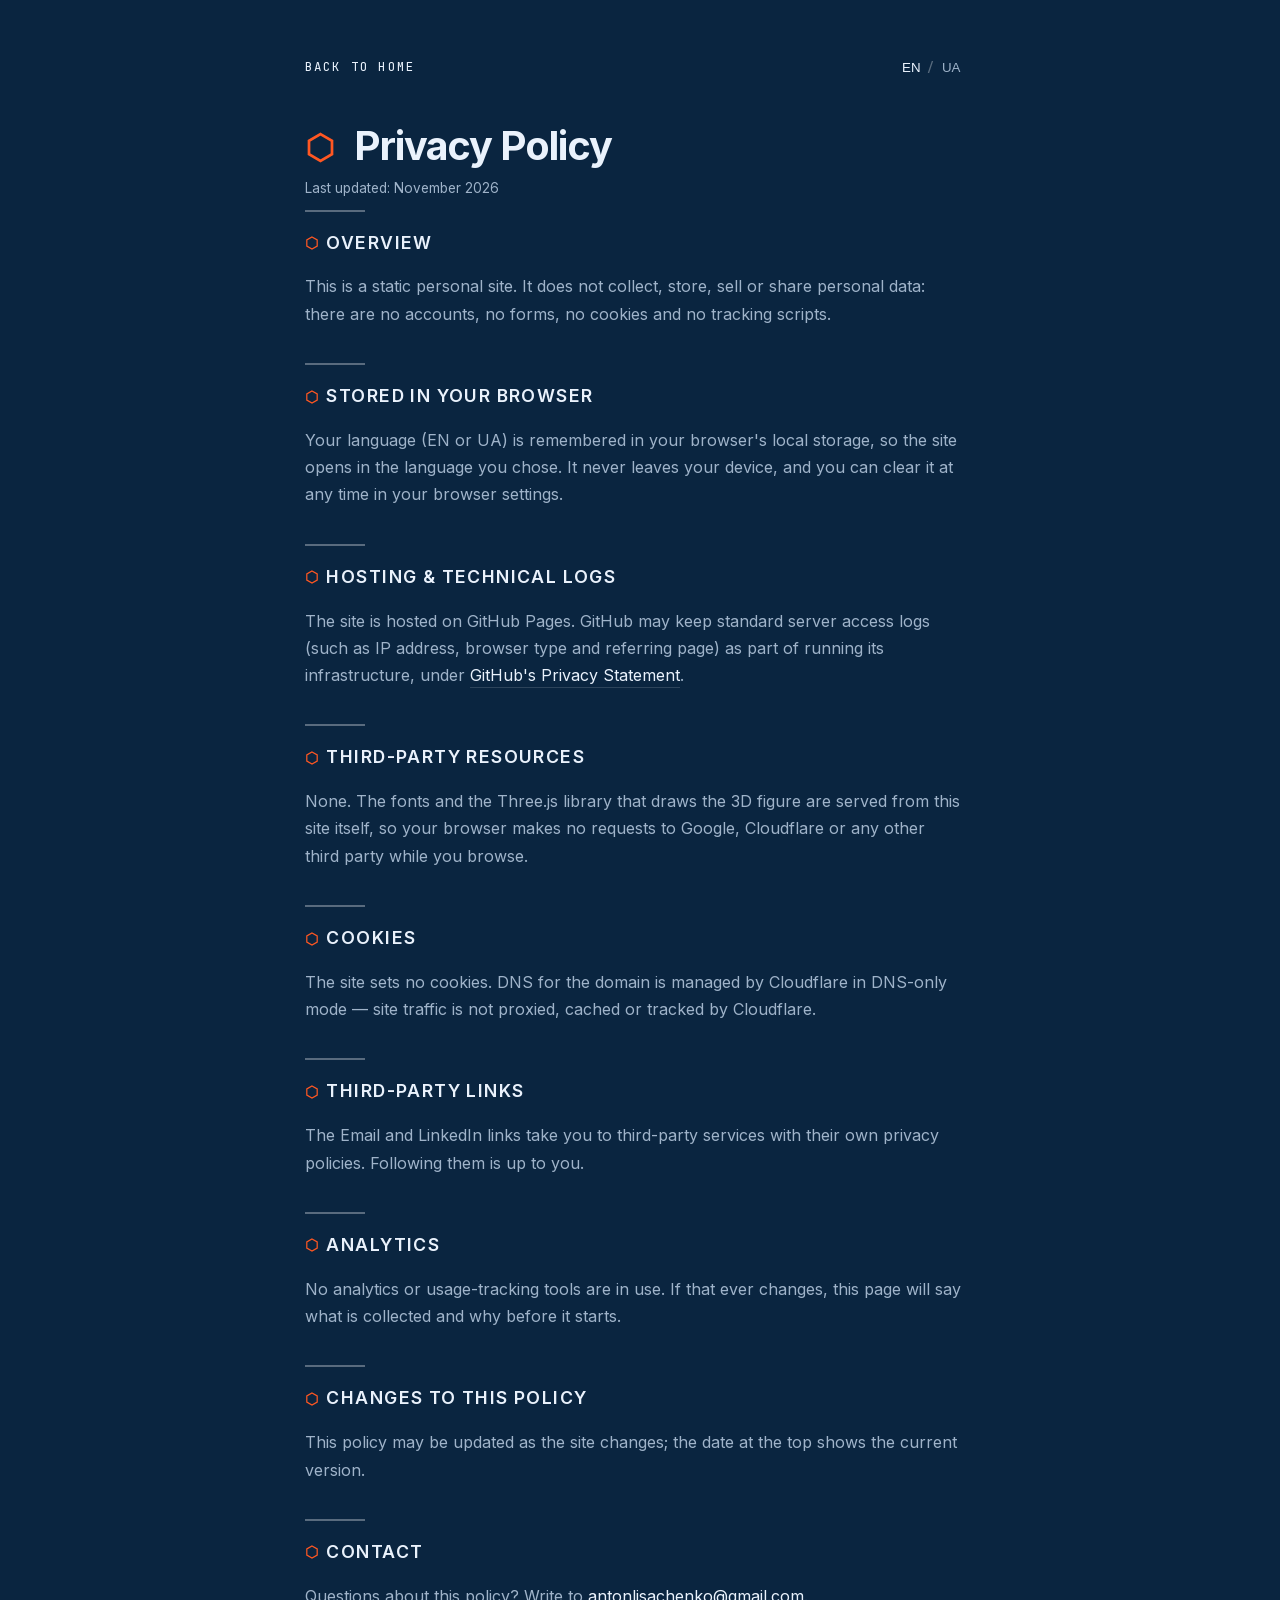
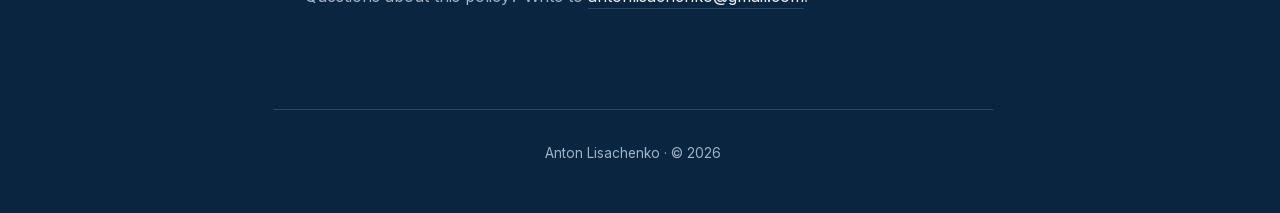
<file: privacy.html>
<!DOCTYPE html>
<html lang="en">

<head>
    <meta charset="UTF-8">
    <meta name="viewport" content="width=device-width, initial-scale=1.0">
    <title>Privacy Policy — Anton Lisachenko</title>
    <link rel="icon" type="image/svg+xml" href="favicon.svg">
    <link rel="icon" type="image/x-icon" href="favicon.ico">
    <link rel="apple-touch-icon" href="apple-touch-icon.png">
    <link rel="manifest" href="/site.webmanifest">
    <meta name="robots" content="noindex">
    <meta name="theme-color" content="#0a2540">
    <link rel="stylesheet" href="style.css?v=2026110303">
    <link rel="canonical" href="https://alisachenko.com/privacy.html" />
    <!-- the site is dark only (the light theme was removed Oct 19 2026); the class goes on
         before first paint so nothing flashes white -->
    <script>document.documentElement.classList.add("dark");</script>
    <style>
        /* page-scoped — small static legal page */
        body {
            background-color: var(--bg);
        }

        .legal-wrap {
            max-width: 720px;
            margin: 0 auto;
            padding: 3.5rem 2rem 4rem;
        }

        .legal-toprow {
            display: flex;
            justify-content: space-between;
            align-items: center;
            gap: 1rem;
            margin-bottom: 3rem;
        }

        .legal-toprow .lang-switch {
            margin-right: 0;
        }

        .legal-back {
            display: inline-block;
            font-family: var(--font-mono);
            font-size: 0.78rem;
            text-transform: uppercase;
            letter-spacing: 0.18em;
            border-bottom: none;
            padding-bottom: 0;
        }

        .legal-updated {
            color: var(--muted);
            font-size: 0.85rem;
            margin-bottom: 2.5rem;
        }

        .legal-wrap section {
            margin-bottom: 2.2rem;
        }

        .legal-wrap p {
            margin-bottom: 0.6rem;
            color: var(--muted);
        }

        .legal-footer {
            max-width: 720px;
            margin: 0 auto;
            padding: 2rem 2rem 3rem;
            border-top: 1px solid var(--line);
            text-align: center;
            color: var(--muted);
            font-size: 0.85rem;
        }

        @media (max-width: 600px) {
            .legal-wrap {
                padding: 2.5rem 1.25rem 3rem;
            }
        }
    </style>
</head>

<body data-title-key="privacy.title">

    <main class="legal-wrap">
        <div class="legal-toprow">
            <a class="legal-back" href="index.html" data-i18n="privacy.back">Back to home</a>
            <div class="lang-switch" role="group" aria-label="Language">
                <button class="lang-opt" data-lang="en" type="button" aria-label="English">EN</button><span
                    class="lang-sep" aria-hidden="true">/</span><button class="lang-opt" data-lang="uk" type="button"
                    aria-label="Українська">UA</button>
            </div>
        </div>

        <h1 class="hex" data-i18n="privacy.heading">Privacy Policy</h1>
        <p class="legal-updated" data-i18n="privacy.updated">Last updated: November 2026</p>

        <section>
            <span class="deco-line" style="width:60px;"></span>
            <h2 class="hex" data-i18n="privacy.overview.h">Overview</h2>
            <p data-i18n="privacy.overview.p">This is a static personal site. It does not collect, store, sell or
                share personal data: there are no accounts, no forms, no cookies and no tracking scripts.</p>
        </section>

        <section>
            <span class="deco-line" style="width:60px;"></span>
            <h2 class="hex" data-i18n="privacy.storage.h">Stored in your browser</h2>
            <p data-i18n="privacy.storage.p">Your language (EN or UA) is remembered in your browser's local storage,
                so the site opens in the language you chose. It never leaves your device, and you can clear it at any
                time in your browser settings.</p>
        </section>

        <section>
            <span class="deco-line" style="width:60px;"></span>
            <h2 class="hex" data-i18n="privacy.hosting.h">Hosting &amp; technical logs</h2>
            <p><span data-i18n="privacy.hosting.p">The site is hosted on GitHub Pages. GitHub may keep standard
                    server access logs (such as IP address, browser type and referring page) as part of running
                    its infrastructure, under</span>
                <a href="https://docs.github.com/site-policy/privacy-policies/github-privacy-statement"
                    target="_blank" rel="noopener noreferrer" data-i18n="privacy.hosting.link">GitHub's Privacy
                    Statement</a>.
            </p>
        </section>

        <section>
            <span class="deco-line" style="width:60px;"></span>
            <h2 class="hex" data-i18n="privacy.resources.h">Third-party resources</h2>
            <p data-i18n="privacy.resources.p">None. The fonts and the Three.js library that draws the 3D figure are
                served from this site itself, so your browser makes no requests to Google, Cloudflare or any other
                third party while you browse.</p>
        </section>

        <section>
            <span class="deco-line" style="width:60px;"></span>
            <h2 class="hex" data-i18n="privacy.cookies.h">Cookies</h2>
            <p data-i18n="privacy.cookies.p">The site sets no cookies. DNS for the domain is managed by Cloudflare in
                DNS-only mode — site traffic is not proxied, cached or tracked by Cloudflare.</p>
        </section>

        <section>
            <span class="deco-line" style="width:60px;"></span>
            <h2 class="hex" data-i18n="privacy.links.h">Third-party links</h2>
            <p data-i18n="privacy.links.p">The Email and LinkedIn links take you to third-party services with their
                own privacy policies. Following them is up to you.</p>
        </section>

        <section>
            <span class="deco-line" style="width:60px;"></span>
            <h2 class="hex" data-i18n="privacy.analytics.h">Analytics</h2>
            <p data-i18n="privacy.analytics.p">No analytics or usage-tracking tools are in use. If that ever changes,
                this page will say what is collected and why before it starts.</p>
        </section>

        <section>
            <span class="deco-line" style="width:60px;"></span>
            <h2 class="hex" data-i18n="privacy.changes.h">Changes to this policy</h2>
            <p data-i18n="privacy.changes.p">This policy may be updated as the site changes; the date at the top shows
                the current version.</p>
        </section>

        <section>
            <span class="deco-line" style="width:60px;"></span>
            <h2 class="hex" data-i18n="privacy.contact.h">Contact</h2>
            <p><span data-i18n="privacy.contact.p">Questions about this policy? Write to</span>
                <a href="mailto:antonlisachenko@gmail.com">antonlisachenko@gmail.com</a>.
            </p>
        </section>
    </main>

    <footer class="legal-footer">
        <p>Anton Lisachenko &middot; &copy; 2026</p>
    </footer>

    <script src="lang.js?v=2026110303"></script>
</body>

</html>
</file>
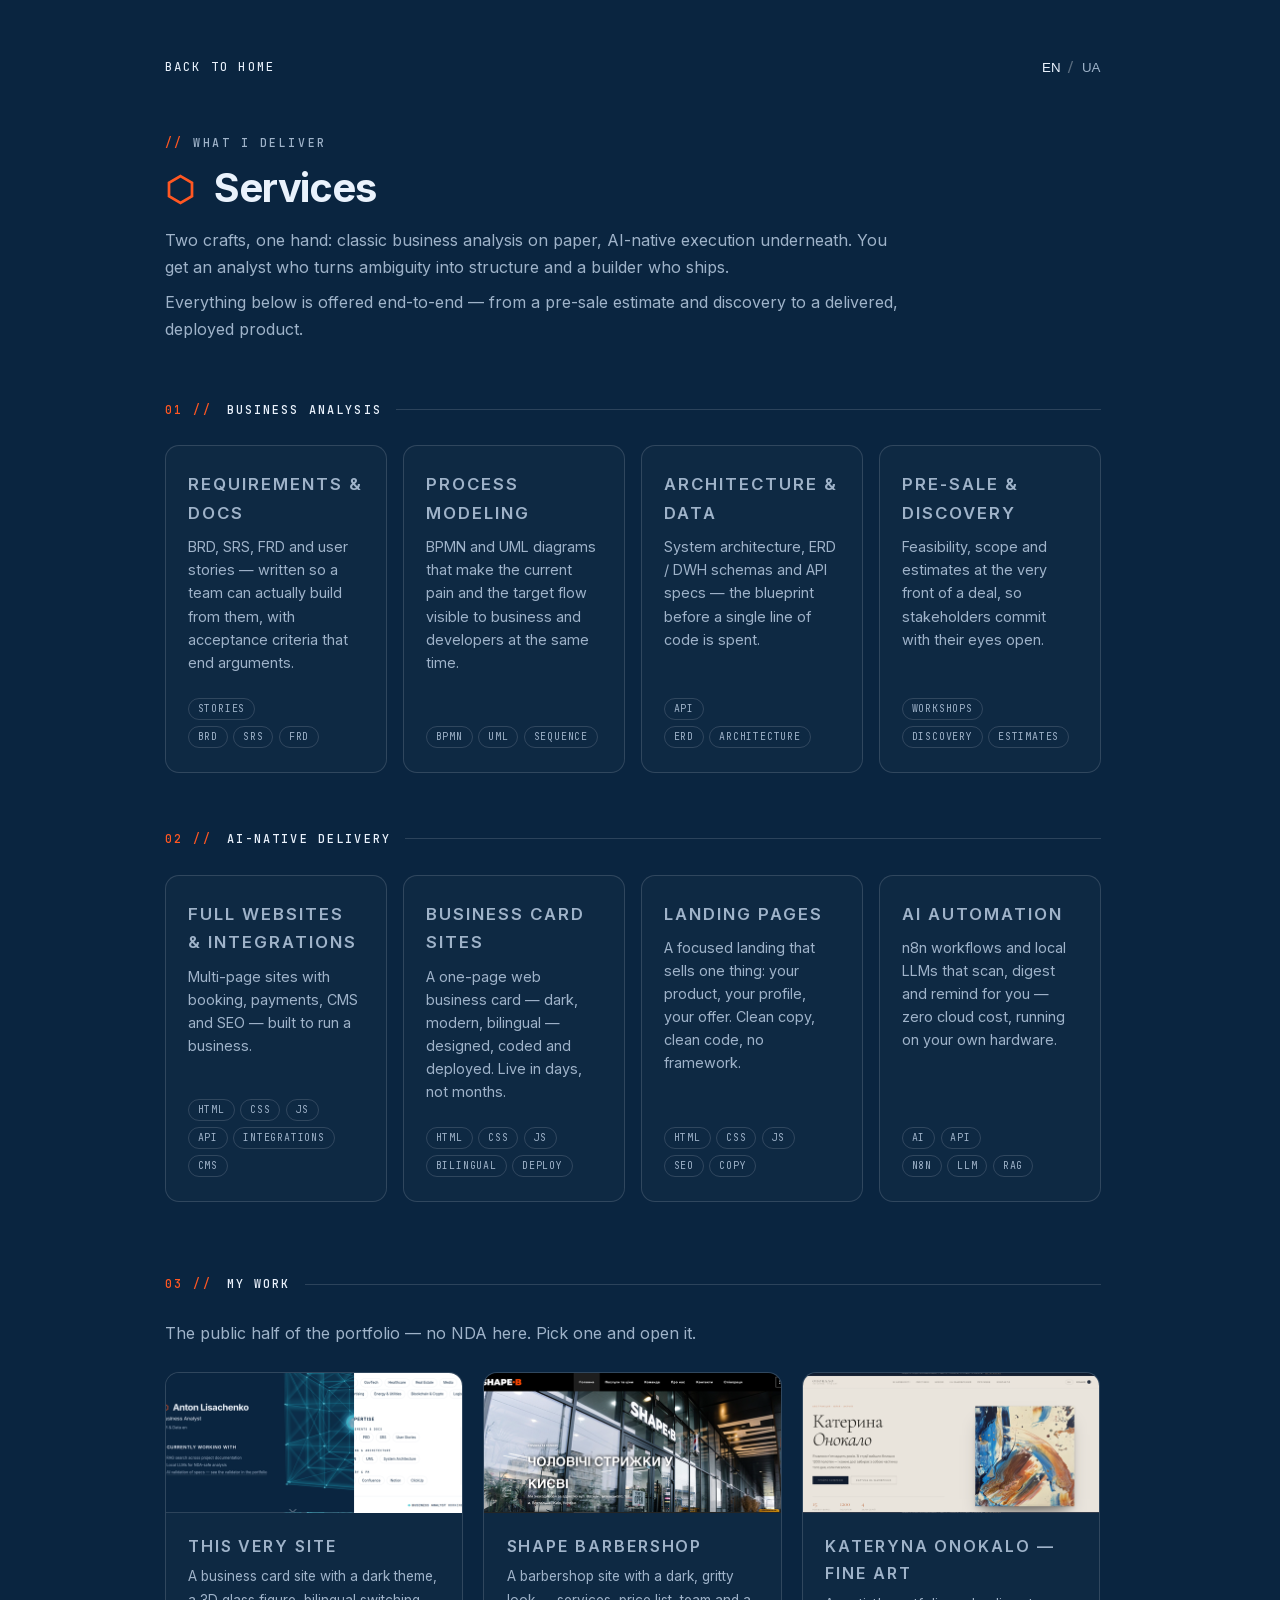
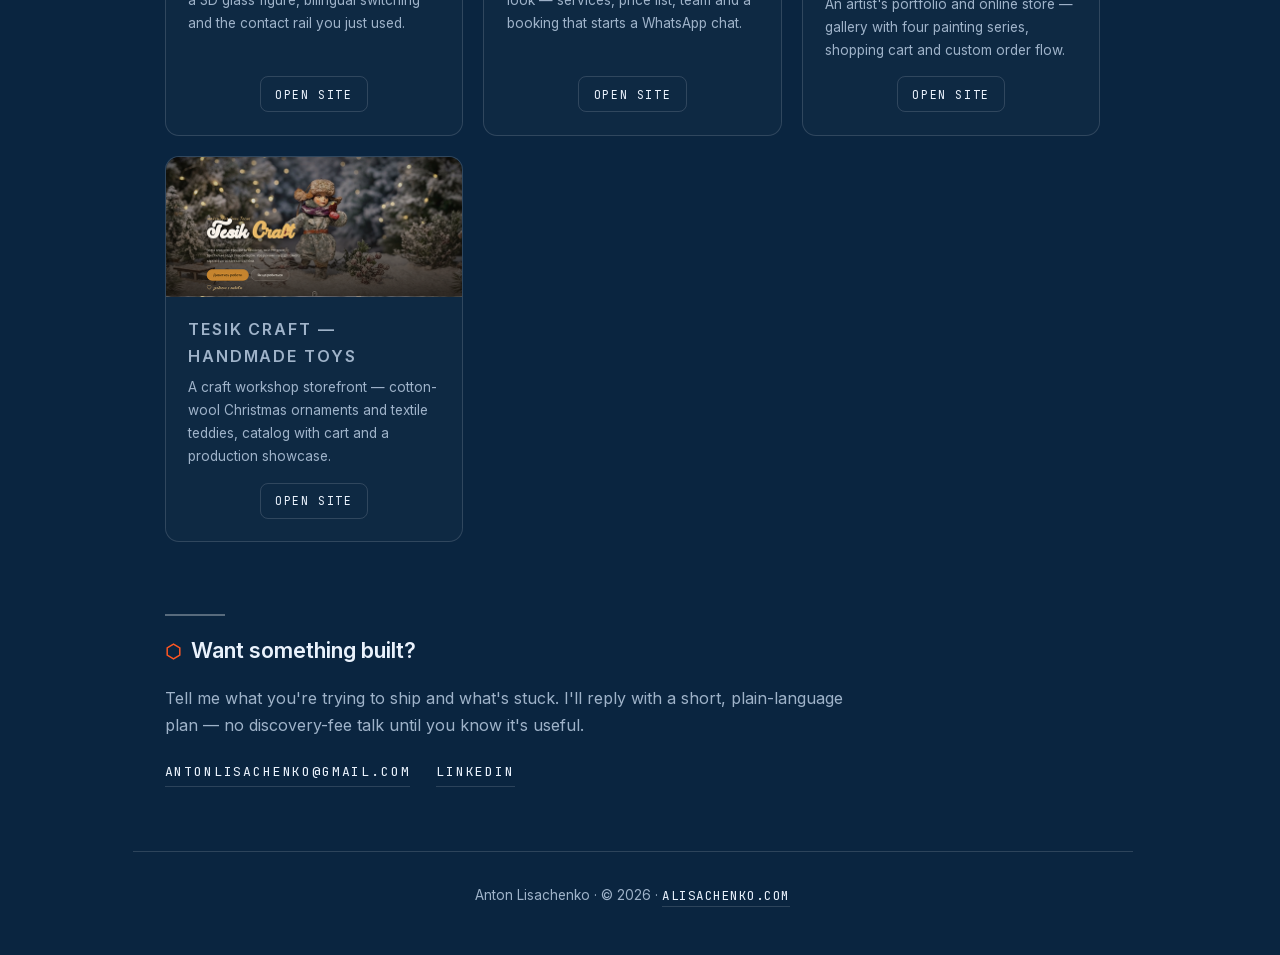
<file: services.html>
<!DOCTYPE html>
<html lang="en">

<head>
    <meta charset="UTF-8">
    <meta name="viewport" content="width=device-width, initial-scale=1.0">
    <title>Services — Anton Lisachenko</title>
    <link rel="icon" href="/favicon.ico" sizes="any">
    <link rel="icon" type="image/svg+xml" href="/favicon.svg">
    <link rel="apple-touch-icon" href="/apple-touch-icon.png">
    <link rel="manifest" href="/site.webmanifest">
    <meta name="description"
        content="Business Analysis and AI-native development services: requirements, BPMN/UML modeling, architecture, websites and automation — solo, end-to-end.">
    <meta name="robots" content="noindex">
    <meta name="author" content="Anton Lisachenko">
    <meta property="og:type" content="website">
    <meta property="og:url" content="https://alisachenko.com/services.html">
    <meta property="og:site_name" content="Anton Lisachenko">
    <meta property="og:locale" content="en_US">
    <meta property="og:title" content="Services — Anton Lisachenko">
    <meta property="og:description"
        content="What I deliver: classic business analysis and AI-native execution — requirements, modeling, architecture, websites, automation. Solo, end-to-end.">
    <meta name="twitter:card" content="summary_large_image">
    <meta property="og:image" content="https://alisachenko.com/og-image.png">
    <meta property="og:image:width" content="1200">
    <meta property="og:image:height" content="630">
    <meta property="og:image:type" content="image/png">
    <meta property="og:image:alt" content="Anton Lisachenko — Business Analyst. Services.">
    <meta name="theme-color" content="#0a2540">
    <link rel="stylesheet" href="style.css?v=2026110303">
    <link rel="canonical" href="https://alisachenko.com/services.html" />
    <!-- progressive enhancement flag: entrance-hidden states only apply with JS -->
    <script>document.documentElement.classList.add("js");</script>
    <!-- the site is dark only (the light theme was removed Oct 19 2026); the class goes on
         before first paint so nothing flashes white -->
    <script>document.documentElement.classList.add("dark");</script>
    <style>
        /* ===== PAGE-SCOPED ===== */
        .sv-wrap {
            max-width: 1000px;
            margin: 0 auto;
            padding: 3.5rem 2rem 4rem;
            background: var(--bg);
            min-height: 100vh;
        }

        body {
            background-color: var(--bg);
        }

        .sv-toprow {
            display: flex;
            justify-content: space-between;
            align-items: center;
            gap: 1rem;
            margin-bottom: 3.5rem;
        }

        .sv-toprow .legal-back {
            display: inline-block;
            font-family: var(--font-mono);
            font-size: 0.78rem;
            text-transform: uppercase;
            letter-spacing: 0.18em;
            border-bottom: none;
            padding-bottom: 0;
        }

        .sv-toprow .lang-switch {
            margin-right: 0;
        }

        .sv-kicker {
            font-family: var(--font-mono);
            font-size: 0.72rem;
            font-weight: 500;
            text-transform: uppercase;
            letter-spacing: 0.22em;
            color: var(--muted);
            margin-bottom: 0.9rem;
        }

        .sv-kicker b {
            color: var(--accent-text);
            font-weight: inherit;
        }

        .sv-head h1 {
            margin-bottom: 1rem;
        }

        .sv-intro {
            color: var(--muted);
            max-width: 46rem;
            margin-bottom: 0.5rem;
        }

        /* ===== TWO TRACKS ===== */
        .sv-track {
            margin-top: 3.5rem;
        }

        .sv-track-head {
            display: flex;
            align-items: center;
            gap: 0.9rem;
            margin-bottom: 1.6rem;
        }

        .sv-track-num {
            font-family: var(--font-mono);
            font-size: 0.72rem;
            font-weight: 500;
            text-transform: uppercase;
            letter-spacing: 0.22em;
            color: var(--accent-text);
        }

        .sv-track-title {
            font-family: var(--font-mono);
            font-size: 0.74rem;
            font-weight: 500;
            text-transform: uppercase;
            letter-spacing: 0.18em;
            color: var(--ink);
        }

        .sv-track-line {
            flex: 1;
            height: 1px;
            background: var(--line);
        }

        .sv-grid {
            display: grid;
            grid-template-columns: repeat(4, minmax(0, 1fr));
            gap: 1rem;
        }

        @media (max-width: 900px) {
            .sv-grid {
                grid-template-columns: repeat(2, minmax(0, 1fr));
            }
        }

        @media (max-width: 520px) {
            .sv-grid {
                grid-template-columns: 1fr;
            }
        }

        .sv-card {
            padding: 1.5rem 1.4rem;
            border: 1px solid var(--line);
            border-radius: 14px;
            background: rgba(255, 255, 255, 0.02);
            transition: border-color 0.3s ease, transform 0.3s cubic-bezier(0.22, 1, 0.36, 1),
                box-shadow 0.3s ease;
            display: flex;
            flex-direction: column;
        }

        @media (hover: hover) {
            .sv-card:hover {
                border-color: rgba(255, 87, 34, 0.45);
                transform: translateY(-3px);
                box-shadow: 0 14px 34px -16px rgba(0, 0, 0, 0.55);
            }
        }

        .sv-card h3 {
            font-size: 1.05rem;
            margin-bottom: 0.5rem;
        }

        .sv-card p {
            color: var(--muted);
            font-size: 0.9rem;
            line-height: 1.6;
            margin-bottom: 0.9rem;
        }

        .sv-pills {
            display: flex;
            flex-direction: column;
            gap: 0.35rem;
            margin-top: auto;
            padding-top: 0.6rem;
        }

        .sv-pill-line {
            display: flex;
            flex-wrap: wrap;
            justify-content: center;
            gap: 0.35rem;
        }

        /* Both tracks: chips hug the LEFT edge of the card (the centered
           two-line stacks looked ragged there) */
        .sv-track-left .sv-pill-line {
            justify-content: flex-start;
        }

        .sv-pill {
            display: inline-block;
            font-family: var(--font-mono);
            font-size: 0.62rem;
            text-transform: uppercase;
            letter-spacing: 0.08em;
            color: var(--muted);
            border: 1px solid var(--line);
            border-radius: 999px;
            padding: 0.2rem 0.55rem;
            white-space: nowrap;
            line-height: 1.4;
            transition: color 0.2s ease, background-color 0.2s ease,
                border-color 0.2s ease, box-shadow 0.2s ease;
        }

        /* same hover feedback as the Expertise pills on index.html: the pill
           REVERSES to the opposite of its background (white fill + navy text
           on navy, navy fill + white text on white) plus a thin orange ring.
           The 0.2s delayed swap reads as the trendy "delayed highlight". */
        @media (hover: hover) {
            .sv-pill:hover,
            .sv-pill:active {
                color: #0a2540;
                background-color: #fff;
                border-color: #fff;
                box-shadow: 0 0 0 2px var(--accent);
                transition-delay: 0.2s;
            }
        }

        /* ===== WEBSITES I'VE BUILT (live links, no NDA) ===== */
        .sv-sites {
            margin-top: 4.5rem;
        }

        .sv-sites-head {
            display: flex;
            align-items: center;
            gap: 0.9rem;
            margin-bottom: 1.6rem;
        }

        .sv-sites-note {
            color: var(--muted);
            max-width: 44rem;
            margin-bottom: 1.6rem;
        }

        .sv-sites-grid {
            display: grid;
            grid-template-columns: repeat(auto-fill, minmax(280px, 1fr));
            gap: 1.25rem;
        }

        .sv-site-card {
            display: flex;
            flex-direction: column;
            border: 1px solid var(--line);
            border-radius: 14px;
            background: rgba(255, 255, 255, 0.02);
            overflow: hidden;
            transition: border-color 0.3s ease, transform 0.3s cubic-bezier(0.22, 1, 0.36, 1),
                box-shadow 0.3s ease;
        }

        @media (hover: hover) {
            .sv-site-card:hover {
                border-color: rgba(255, 87, 34, 0.45);
                transform: translateY(-3px);
                box-shadow: 0 14px 34px -16px rgba(0, 0, 0, 0.55);
            }
        }

        .sv-site-thumb {
            height: 140px;
            background: rgba(255, 255, 255, 0.03);
            border-bottom: 1px solid var(--line);
            background-size: cover;
            background-position: center;
        }

        .sv-site-body {
            padding: 1.2rem 1.4rem 1.4rem;
            display: flex;
            flex-direction: column;
            flex: 1;
        }

        .sv-site-card h3 {
            font-size: 1rem;
            margin-bottom: 0.35rem;
        }

        .sv-site-card p {
            color: var(--muted);
            font-size: 0.85rem;
            margin-bottom: 0.9rem;
        }

        .sv-site-link {
            display: inline-block;
            align-self: center;
            margin-top: auto;
            font-family: var(--font-mono);
            font-size: 0.72rem;
            text-transform: uppercase;
            letter-spacing: 0.14em;
            color: var(--ink);
            border: 1px solid var(--line);
            border-radius: 8px;
            padding: 0.45rem 0.9rem;
            transition: color 0.2s ease, border-color 0.2s ease;
        }

        @media (hover: hover) {
            .sv-site-link:hover {
                color: var(--accent-text);
                border-color: rgba(255, 87, 34, 0.5);
            }
        }

        /* ===== CTA ===== */
        .sv-cta {
            margin-top: 4.5rem;
        }

        .sv-cta h2 {
            font-size: 1.35rem;
            text-transform: none;
            letter-spacing: 0;
        }

        .sv-cta p {
            color: var(--muted);
            max-width: 44rem;
            margin-bottom: 1.4rem;
        }

        .cta-links {
            display: flex;
            flex-wrap: wrap;
            gap: 1.6rem;
            font-family: var(--font-mono);
            font-size: 0.82rem;
            text-transform: uppercase;
            letter-spacing: 0.14em;
        }

        /* ===== FOOTER ===== */
        .sv-footer {
            max-width: 1000px;
            margin: 0 auto;
            padding: 2rem 2rem 3rem;
            border-top: 1px solid var(--line);
            text-align: center;
            color: var(--muted);
            font-size: 0.85rem;
        }

        .sv-footer a {
            font-family: var(--font-mono);
            font-size: 0.78rem;
            text-transform: uppercase;
            letter-spacing: 0.12em;
        }

        /* ===== ENTRANCE (JS-gated so no-JS visitors still see everything) ===== */
        html.js .sv-reveal {
            opacity: 0;
            filter: blur(10px);
            transform: translateY(14px);
        }

        html.js .sv-reveal.shown {
            animation: sv-develop 0.8s ease both;
        }

        @keyframes sv-develop {
            from {
                opacity: 0;
                filter: blur(10px);
                transform: translateY(14px);
            }

            to {
                opacity: 1;
                filter: blur(0);
                transform: none;
            }
        }

        @media (prefers-reduced-motion: reduce) {
            html.js .sv-reveal { opacity: 1; filter: none; transform: none; }
            html.js .sv-reveal.shown { animation: none; }
        }

        @media (max-width: 600px) {
            .sv-wrap {
                padding: 2.5rem 1.25rem 3rem;
            }

            .sv-sites-grid {
                grid-template-columns: 1fr;
            }

            .sv-site-link {
                display: block;
                text-align: center;
            }
        }
    </style>
</head>

<body data-title-key="services.title">

    <main class="sv-wrap">
        <header class="sv-head sv-reveal">
            <div class="sv-toprow">
                <a class="legal-back" href="index.html" data-i18n="services.back">Back to home</a>
                <div class="lang-switch" role="group" aria-label="Language">
                    <button class="lang-opt" data-lang="en" type="button" aria-label="English">EN</button><span
                        class="lang-sep" aria-hidden="true">/</span><button class="lang-opt" data-lang="uk"
                        type="button" aria-label="Українська">UA</button>
                </div>
            </div>

            <p class="sv-kicker"><b>//</b> <span data-i18n="services.kicker">What I deliver</span></p>
            <h1 class="hex" data-i18n="services.heading">Services</h1>
            <p class="sv-intro" data-i18n="services.intro.p1">Two crafts, one hand: classic business analysis on paper, AI-native execution underneath. You get an analyst who turns ambiguity into structure and a builder who ships.</p>
            <p class="sv-intro" data-i18n="services.intro.p2">Everything below is offered end-to-end — from a pre-sale estimate and discovery to a delivered, deployed product.</p>
        </header>

        <section class="sv-track sv-reveal sv-track-left" aria-label="Business Analysis">
            <div class="sv-track-head">
                <span class="sv-track-num">01 //</span>
                <span class="sv-track-title" data-i18n="services.tracks.analysis.heading">Business Analysis</span>
                <span class="sv-track-line"></span>
            </div>
            <div class="sv-grid">
                <div class="sv-card">
                    <h3 data-i18n="services.tracks.analysis.items.req.title">Requirements &amp; Docs</h3>
                    <p data-i18n="services.tracks.analysis.items.req.desc">BRD, SRS, FRD and user stories — written so a team can actually build from them, with acceptance criteria that end arguments.</p>
                    <div class="sv-pills" data-i18n="services.tracks.analysis.items.req.pills">Stories | BRD / SRS / FRD</div>
                </div>
                <div class="sv-card">
                    <h3 data-i18n="services.tracks.analysis.items.model.title">Process Modeling</h3>
                    <p data-i18n="services.tracks.analysis.items.model.desc">BPMN and UML diagrams that make the current pain and the target flow visible to business and developers at the same time.</p>
                    <div class="sv-pills" data-i18n="services.tracks.analysis.items.model.pills">BPMN / UML / Sequence</div>
                </div>
                <div class="sv-card">
                    <h3 data-i18n="services.tracks.analysis.items.arch.title">Architecture &amp; Data</h3>
                    <p data-i18n="services.tracks.analysis.items.arch.desc">System architecture, ERD / DWH schemas and API specs — the blueprint before a single line of code is spent.</p>
                    <div class="sv-pills" data-i18n="services.tracks.analysis.items.arch.pills">API | ERD / Architecture</div>
                </div>
                <div class="sv-card">
                    <h3 data-i18n="services.tracks.analysis.items.presale.title">Pre-Sale &amp; Discovery</h3>
                    <p data-i18n="services.tracks.analysis.items.presale.desc">Feasibility, scope and estimates at the very front of a deal, so stakeholders commit with their eyes open.</p>
                    <div class="sv-pills" data-i18n="services.tracks.analysis.items.presale.pills">Workshops | Discovery / Estimates</div>
                </div>
            </div>
        </section>

        <section class="sv-track sv-reveal sv-track-left" aria-label="AI-native Delivery">
            <div class="sv-track-head">
                <span class="sv-track-num">02 //</span>
                <span class="sv-track-title" data-i18n="services.tracks.delivery.heading">AI-Native Delivery</span>
                <span class="sv-track-line"></span>
            </div>
            <div class="sv-grid">
                <div class="sv-card">
                    <h3 data-i18n="services.tracks.delivery.items.websites.title">Full Websites &amp; Integrations</h3>
                    <p data-i18n="services.tracks.delivery.items.websites.desc">Multi-page sites with booking, payments, CMS and SEO — built to run a business.</p>
                    <div class="sv-pills" data-i18n="services.tracks.delivery.items.websites.pills">HTML / CSS / JS | API / Integrations / CMS</div>
                </div>
                <div class="sv-card">
                    <h3 data-i18n="services.tracks.delivery.items.bcard.title">Business Card Sites</h3>
                    <p data-i18n="services.tracks.delivery.items.bcard.desc">A one-page web business card — dark, modern, bilingual — designed, coded and deployed. Live in days, not months.</p>
                    <div class="sv-pills" data-i18n="services.tracks.delivery.items.bcard.pills">HTML / CSS / JS | Bilingual / Deploy</div>
                </div>
                <div class="sv-card">
                    <h3 data-i18n="services.tracks.delivery.items.landing.title">Landing Pages</h3>
                    <p data-i18n="services.tracks.delivery.items.landing.desc">A focused landing that sells one thing: your product, your profile, your offer. Clean copy, clean code, no framework.</p>
                    <div class="sv-pills" data-i18n="services.tracks.delivery.items.landing.pills">HTML / CSS / JS | SEO / Copy</div>
                </div>
                <div class="sv-card">
                    <h3 data-i18n="services.tracks.delivery.items.automation.title">AI Automation</h3>
                    <p data-i18n="services.tracks.delivery.items.automation.desc">n8n workflows and local LLMs that scan, digest and remind for you — zero cloud cost, running on your own hardware.</p>
                    <div class="sv-pills" data-i18n="services.tracks.delivery.items.automation.pills">AI / API | n8n / LLM / RAG</div>
                </div>
            </div>
        </section>

        <section class="sv-sites sv-reveal" aria-label="My work">
            <div class="sv-sites-head">
                <span class="sv-track-num">03 //</span>
                <span class="sv-track-title" data-i18n="services.sites.heading">My Work</span>
                <span class="sv-track-line"></span>
            </div>
            <p class="sv-sites-note" data-i18n="services.sites.note">The public half of the portfolio — no NDA here. Pick one and open it.</p>

            <div class="sv-sites-grid">
                <div class="sv-site-card">
                    <div class="sv-site-thumb" style="background-image:url(artifacts/thumb-alisachenko.png)"></div>
                    <div class="sv-site-body">
                        <h3 data-i18n="services.sites.items.pub.title">This very site</h3>
                        <p data-i18n="services.sites.items.pub.desc">A business card site with a dark theme, a 3D glass figure, bilingual switching and the contact rail you just used.</p>
                        <a class="sv-site-link" href="https://alisachenko.com" target="_blank"
                            rel="noopener noreferrer" data-i18n="services.sites.open">open site</a>
                    </div>
                </div>

                <div class="sv-site-card">
                    <div class="sv-site-thumb" style="background-image:url(artifacts/thumb-shapeb.png)"></div>
                    <div class="sv-site-body">
                        <h3 data-i18n="services.sites.items.shape.title">Shape Barbershop</h3>
                        <p data-i18n="services.sites.items.shape.desc">A barbershop site with a dark, gritty look — services, price list, team and a booking that starts a WhatsApp chat.</p>
                        <a class="sv-site-link" href="https://shapebarbershop.com"
                            target="_blank" rel="noopener noreferrer"
                            data-i18n="services.sites.open">open site</a>
                    </div>
                </div>

                <div class="sv-site-card">
                    <div class="sv-site-thumb" style="background-image:url(artifacts/thumb-kate.png)"></div>
                    <div class="sv-site-body">
                        <h3 data-i18n="services.sites.items.kate.title">Kateryna Onokalo — Fine Art</h3>
                        <p data-i18n="services.sites.items.kate.desc">An artist's portfolio and online store — gallery with four painting series, shopping cart and custom order flow.</p>
                        <a class="sv-site-link" href="https://antony-the-dev.github.io/kate_onokalo/"
                            target="_blank" rel="noopener noreferrer"
                            data-i18n="services.sites.open">open site</a>
                    </div>
                </div>

                <div class="sv-site-card">
                    <div class="sv-site-thumb" style="background-image:url(artifacts/thumb-tesik.png)"></div>
                    <div class="sv-site-body">
                        <h3 data-i18n="services.sites.items.tesik.title">Tesik Craft — Handmade Toys</h3>
                        <p data-i18n="services.sites.items.tesik.desc">A craft workshop storefront — cotton-wool Christmas ornaments and textile teddies, catalog with cart and a production showcase.</p>
                        <a class="sv-site-link" href="https://antony-the-dev.github.io/Tesik_Craft/"
                            target="_blank" rel="noopener noreferrer"
                            data-i18n="services.sites.open">open site</a>
                    </div>
                </div>
            </div>
        </section>

        <section class="sv-cta sv-reveal">
            <span class="deco-line" style="width:60px;"></span>
            <h2 class="hex" data-i18n="services.cta.heading">Want something built?</h2>
            <p data-i18n="services.cta.text">Tell me what you're trying to ship and what's stuck. I'll reply with a short, plain-language plan — no discovery-fee talk until you know it's useful.</p>
            <div class="cta-links">
                <a href="mailto:antonlisachenko@gmail.com">antonlisachenko@gmail.com</a>
                <a href="https://www.linkedin.com/in/anton-lisachenko" target="_blank"
                    rel="noopener noreferrer">LinkedIn</a>
            </div>
        </section>
    </main>

    <footer class="sv-footer">
        <p>Anton Lisachenko &middot; &copy; 2026 &middot; <a href="index.html">alisachenko.com</a></p>
    </footer>

    <script src="lang.js?v=2026110303"></script>
    <script>
        /* Split pill text into chip spans. Each / or + makes a new chip on the
           SAME line; a | forces a new centered line (used where one word alone
           looks better on top and the rest below, e.g. "Stories | BRD / SRS /
           FRD" = Stories on its own row, then BRD SRS FRD under it). */
        (function () {
            document.querySelectorAll('.sv-pills').forEach(function (wrapper) {
                var text = wrapper.textContent.trim();
                if (!text) return;
                var lines = text.split('|').map(function (line) {
                    var parts = line.trim().split(/\s*[\/+]\s*/).filter(function (p) { return p; });
                    return '<div class="sv-pill-line">' + parts.map(function (p) {
                        return '<span class="sv-pill">' + p.trim() + '</span>';
                    }).join('') + '</div>';
                });
                wrapper.innerHTML = lines.join('');
            });
        })();
    </script>
    <script>
        (function () {
            var reveals = Array.prototype.slice.call(document.querySelectorAll(".sv-reveal"));
            if ("IntersectionObserver" in window) {
                var io = new IntersectionObserver(function (entries) {
                    entries.forEach(function (entry) {
                        if (!entry.isIntersecting) return;
                        entry.target.classList.add("shown");
                        io.unobserve(entry.target);
                    });
                }, { threshold: 0.12 });
                reveals.forEach(function (el) { io.observe(el); });
            } else {
                reveals.forEach(function (el) { el.classList.add("shown"); });
            }
        })();

    </script>
</body>

</html>
</file>
<file: style.css>
/* ===== FONTS (self-hosted — no requests to Google; latin + cyrillic subsets of the
   variable Inter 400–700 and JetBrains Mono 400–600, OFL). URLs are relative to
   this file, so they work from any page, including 404.html at a deep path. ===== */
@font-face {
    font-family: "Inter";
    font-style: normal;
    font-weight: 400 700;
    font-display: swap;
    src: url("fonts/inter-latin.woff2") format("woff2");
    unicode-range: U+0000-00FF, U+0131, U+0152-0153, U+02BB-02BC, U+02C6, U+02DA, U+02DC, U+0304, U+0308, U+0329, U+2000-206F, U+20AC, U+2122, U+2191, U+2193, U+2212, U+2215, U+FEFF, U+FFFD;
}

@font-face {
    font-family: "Inter";
    font-style: normal;
    font-weight: 400 700;
    font-display: swap;
    src: url("fonts/inter-cyrillic.woff2") format("woff2");
    unicode-range: U+0301, U+0400-045F, U+0490-0491, U+04B0-04B1, U+2116;
}

@font-face {
    font-family: "JetBrains Mono";
    font-style: normal;
    font-weight: 400 600;
    font-display: swap;
    src: url("fonts/jetbrains-mono-latin.woff2") format("woff2");
    unicode-range: U+0000-00FF, U+0131, U+0152-0153, U+02BB-02BC, U+02C6, U+02DA, U+02DC, U+0304, U+0308, U+0329, U+2000-206F, U+20AC, U+2122, U+2191, U+2193, U+2212, U+2215, U+FEFF, U+FFFD;
}

@font-face {
    font-family: "JetBrains Mono";
    font-style: normal;
    font-weight: 400 600;
    font-display: swap;
    src: url("fonts/jetbrains-mono-cyrillic.woff2") format("woff2");
    unicode-range: U+0301, U+0400-045F, U+0490-0491, U+04B0-04B1, U+2116;
}

/* ===== BASE ===== */
* {
    margin: 0;
    padding: 0;
    box-sizing: border-box;
}

html {
    scrollbar-gutter: stable;
}

:root {
    /* JetBrains Mono is self-hosted (the @font-face rules above) so the mono
       accents render identically on macOS / Windows / Linux; the rest of the
       stack is a system fallback while the webfont loads */
    --font-mono: "JetBrains Mono", "SF Mono", "Roboto Mono", ui-monospace, monospace;
    /* the site is DARK ONLY (the light theme was removed Oct 19 2026); every page
       still puts html.dark on before first paint — the class is the hook the
       developed #lower.light block and the pill reverses key off */
    color-scheme: dark;
    --bg: #0a2540;
    --ink: #eaf2fc;
    --muted: #9fb3c9;
    /* --accent orange is the brand color for GRAPHICS (hex bullets, deco lines,
       nodes, rings, borders); on navy the full-strength orange also clears AA
       for text (4.96:1), so --accent-text is the same tone here. The white
       #lower.light block re-scopes it to the darker #c9400f (4.97:1 on white). */
    --accent: #ff5722;
    --accent-text: #ff5722;
    --line: rgba(255, 255, 255, 0.14);
    --deco: rgba(255, 255, 255, 0.32);
    --teal: #22d3ee;
    --deco-rest: 0;
    --deco-hover: 100px;
}

body {
    font-family: "Inter", -apple-system, "Segoe UI", Roboto, sans-serif;
    background-color: var(--bg);
    color: var(--ink);
    line-height: 1.7;
}

/* ===== PERSISTENT IDENTITY BAR (solid theme bg) ===== */
#id-bar {
    position: fixed;
    top: 0;
    left: 0;
    width: 100%;
    z-index: 50;
    opacity: 0;
    pointer-events: none;
    transition: opacity 0.45s ease, background-color 0.35s ease;
    background: var(--bg);
    -webkit-backdrop-filter: blur(12px);
    backdrop-filter: blur(12px);
}

#id-bar.shown {
    opacity: 1;
}

#id-bar .id-inner {
    max-width: 720px;
    margin: 0 auto;
    padding: 1rem 2rem;
    text-align: center;
}

#id-bar .id-name {
    font-size: 1.5rem;
    font-weight: 700;
    letter-spacing: -0.02em;
    color: var(--ink);
    text-transform: none;
    margin: 0;
    line-height: 1.2;
}

#id-bar .id-role {
    font-size: 1.2rem;
    color: var(--muted);
    margin: 0;
}

#id-bar .id-typed {
    font-size: 1rem;
    color: var(--muted);
    min-height: 1.4em;
    margin: 0;
}

#id-bar .id-typed::after {
    content: "_";
    color: var(--accent);
    margin-left: 2px;
    animation: blink 1s step-end infinite;
}

/* ===== HEX BULLET (orange hexagon before headings) ===== */
.hex::before {
    content: "";
    display: inline-block;
    width: 0.8em;
    height: 0.8em;
    margin-right: 0.45em;
    vertical-align: -0.09em;
    background: url('data:image/svg+xml;utf8,<svg xmlns="http://www.w3.org/2000/svg" viewBox="0 0 24 24"><polygon points="12,1.6 20.9,6.8 20.9,17.2 12,22.4 3.1,17.2 3.1,6.8" fill="none" stroke="%23ff5722" stroke-width="2.1"/></svg>') no-repeat center / contain;
}

/* ===== DECO LINE (draws in on reveal, slides out on hover) ===== */
.deco-line {
    display: block;
    width: 0;
    height: 2px;
    background: var(--deco);
    margin-bottom: 1rem;
    transition: width 0.7s cubic-bezier(0.22, 1, 0.36, 1) 0.1s,
        background-color 0.4s ease;
}

.reveal-blur.shown .deco-line {
    width: var(--deco-rest);
}

@media (hover: hover) {
    .block:hover .deco-line {
        width: var(--deco-hover);
        background: var(--accent);
        transition: width 0.4s cubic-bezier(0.22, 1, 0.36, 1),
            background-color 0.4s ease;
    }

    /* click-and-hold draw-out — desktop only. On touch, tapping a descendant
       (e.g. an Expertise pill) propagates :active up to .block and makes the
       deco-line above the header flicker, so gate it behind hover pointers */
    .block:active .deco-line {
        width: var(--deco-hover);
        background: var(--accent);
        transition: width 0.2s ease, background-color 0.2s ease;
    }
}

/* ===== REVEAL (blur-in) ===== */
.reveal-blur {
    opacity: 0;
    filter: blur(10px);
    transform: translateY(14px);
    transition: opacity 0.8s ease, filter 0.8s ease, transform 0.8s ease;
}

.reveal-blur.shown {
    opacity: 1;
    filter: blur(0);
    transform: translateY(0);
}

/* ===== SCREEN 1 ===== */
#hero {
    position: relative;
    height: 100vh;
    overflow: hidden;
    border-bottom: 1px solid var(--line);
}

/* full-bleed particle canvas, behind everything */
#hero-canvas-container {
    position: absolute;
    inset: 0;
    z-index: 0;
    transform-origin: center 35%;
    will-change: transform, opacity;
}


#cube-canvas {
    position: relative;
    z-index: 1;
    width: 100%;
    height: 100%;
    display: block;
}

.hero-grid {
    position: relative;
    z-index: 1;
    pointer-events: none;
    /* clicks fall through to the canvas (tap = rebuild the figure) */
    width: 100%;
    height: 100%;
    margin: 0;
    padding: 3rem 3.5rem;
    display: grid;
    grid-template-columns: 1.1fr 0.9fr;
    grid-template-rows: auto 0.6rem auto auto 1fr;
    grid-template-areas:
        "credo    lang"
        "credo    ."
        "credo    contact"
        "pages    cta"
        "identity right";
    column-gap: 3.5rem;
    row-gap: 0;
    /* spacing is explicit per-row above (the 0.6rem track, .col-left's
       margin-top below) instead of a uniform gap — credo/lang/contact/identity
       each need a different amount of breathing room, one gap value can't do that */
    transform-origin: center 35%;
    will-change: transform, opacity, filter;
}

/* re-enable interaction/selection on the actual content */
#hero .block {
    pointer-events: auto;
}

.col-left {
    grid-area: identity;
    display: flex;
    flex-direction: column;
    justify-content: center;
    gap: 2rem;
    min-width: 0;
    margin-top: 2rem;
    padding-left: 3rem;
    max-width: 46rem;
}

/* ===== HERO CREDO (top-left brand line) ===== */
.hero-credo {
    grid-area: credo;
    align-self: start;
    margin: 0;
    font-family: var(--font-mono);
    font-size: 0.76rem;
    font-weight: 400;
    text-transform: uppercase;
    letter-spacing: 0.22em;
    line-height: 2;
    color: var(--ink);
    pointer-events: auto;
}

/* ===== DOWNLOAD CV BUTTON (pill, gradient orange border -> ink fill on hover) ===== */
.hero-cta {
    grid-area: cta;
    align-self: center;
    justify-self: end;
    margin-right: 1rem;
    margin-top: 15px;
    display: flex;
    pointer-events: auto;
}

@property --cv-angle {
    syntax: "<angle>";
    inherits: false;
    initial-value: 0deg;
}

.cv-btn {
    display: inline-flex;
    align-items: center;
    justify-content: center;
    gap: 0.6rem;
    padding: 0.72rem 1.6rem;
    border: 1.5px solid transparent;
    border-radius: 999px;
    /* rounded pill: theme fill clipped to padding-box, an orange conic
       gradient clipped to the border-box. The conic spins via the registered
       --cv-angle custom property, so the whole ring slowly rotates — a bright
       orange "runner" gliding around the pill with a dim trail behind it. */
    background:
        linear-gradient(var(--bg), var(--bg)) padding-box,
        conic-gradient(from var(--cv-angle),
            var(--accent) 0deg,
            var(--accent) 50deg,
            rgba(255, 87, 34, 0.7) 110deg,
            rgba(255, 87, 34, 0.45) 180deg,
            rgba(255, 87, 34, 0.45) 300deg,
            rgba(255, 87, 34, 0.7) 340deg,
            var(--accent) 360deg) border-box;
    font-family: var(--font-mono);
    font-size: 0.82rem;
    font-weight: 600;
    text-transform: uppercase;
    letter-spacing: 0.18em;
    line-height: 1;
    /* line-height:1 + align-items:center keeps the label optically centered in
       the pill (no baseline/descender drift that read as "crooked / too low") */
    color: var(--ink);
    cursor: pointer;
    transition: color 0.25s ease, background 0.25s ease, box-shadow 0.25s ease;
    animation: cv-rotate 7s linear infinite;
}

@keyframes cv-rotate {
    to {
        --cv-angle: 360deg;
    }
}

.cv-ic {
    width: 1.05em;
    height: 1.05em;
    flex: none;
    margin-top: -0.05em;
}

@media (hover: hover) {
    .cv-btn:hover {
        color: #fff;
        background:
            linear-gradient(var(--ink), var(--ink)) padding-box,
            conic-gradient(from var(--cv-angle),
                var(--accent) 0deg,
                var(--accent) 50deg,
                rgba(255, 87, 34, 0.7) 110deg,
                rgba(255, 87, 34, 0.45) 180deg,
                rgba(255, 87, 34, 0.45) 300deg,
                rgba(255, 87, 34, 0.7) 340deg,
                var(--accent) 360deg) border-box;
        box-shadow: 0 6px 18px -8px rgba(10, 37, 64, 0.5);
    }
}

.cv-btn:active {
    color: #fff;
    background:
        linear-gradient(var(--ink), var(--ink)) padding-box,
        conic-gradient(from var(--cv-angle),
            var(--accent) 0deg,
            var(--accent) 50deg,
            rgba(255, 87, 34, 0.7) 110deg,
            rgba(255, 87, 34, 0.45) 180deg,
            rgba(255, 87, 34, 0.45) 300deg,
            rgba(255, 87, 34, 0.7) 340deg,
            var(--accent) 360deg) border-box;
}

/* the hover fill flips to the light ink, so the label goes navy to stay readable */
.cv-btn:hover,
.cv-btn:active {
    color: #0a2540;
}

@media (prefers-reduced-motion: reduce) {
    .cv-btn {
        animation: none;
        --cv-angle: 0deg;
    }
}

/* ===== LANGUAGE SWITCH ===== */
/* language switch — two plain letter-codes, same mono/uppercase language as
   the contact nav. EN keeps the site's ink color, UA takes
   the accent orange; whichever is active is full-strength, the other one
   dims — no icon/emoji to render inconsistently across systems. */
.lang-switch {
    grid-area: lang;
    justify-self: end;
    align-self: end;
    margin-right: 1.5rem;
    /* breathing room from the right edge (the right rail area) */
    display: flex;
    align-items: center;
    gap: 0.4rem;
    font-family: var(--font-mono);
    font-size: 0.72rem;
    font-weight: 600;
    letter-spacing: 0.14em;
    pointer-events: auto;
}

/* The inactive state used to be `opacity: 0.4`, which dropped EN to 3.40:1 and
   UA to 1.70:1 against navy — both below the 4.5:1 AA floor for text this
   small. Dimming is now done with COLOR instead of opacity: inactive reads as
   --muted (a token already tuned to pass in both themes, 7.4:1), active is
   full-strength ink / orange. Same hierarchy, legible either way — and the
   active UA now gets the real orange instead of a washed-out one. */
.lang-opt {
    background: none;
    border: none;
    padding: 0;
    cursor: pointer;
    position: relative;
    color: var(--muted);
    transition: color 0.2s ease;
}

.lang-opt.is-active {
    cursor: default;
}

.lang-opt[data-lang="en"].is-active {
    color: var(--ink);
}

.lang-opt[data-lang="uk"].is-active {
    color: var(--accent-text);
}

.lang-sep {
    color: var(--deco);
}

@media (hover: hover) {
    .lang-opt:not(.is-active):hover {
        color: var(--ink);
    }
}

.lang-opt:not(.is-active):active {
    color: var(--ink);
}

.lang-opt:focus-visible {
    outline: 2px solid var(--accent);
    outline-offset: 3px;
}

/* Invisible 44px-tall hit area around EN / UA. The visible glyphs stay exactly
   the same size and nothing shifts in the layout — the pseudo-element only
   enlarges what a finger can land on (WCAG 2.5.5: the bare buttons were ~24x20px). */
.lang-opt::before {
    content: "";
    position: absolute;
    left: -0.5rem;
    right: -0.5rem;
    top: 50%;
    height: 44px;
    transform: translateY(-50%);
}

/* ===== HERO CONTACT (top-right — mono, mirrors the credo) ===== */
.hero-contact {
    grid-area: contact;
    align-self: start;
    justify-self: end;
    display: flex;
    flex-direction: column;
    align-items: flex-end;
    gap: 0.6rem;
    margin-right: 1.5rem;
    /* reserve space for the right rail */
    pointer-events: auto;
}

/* Portfolio + Services block UNDER the credo (left column). Shares the
   .hero-contact link styling above via the extra hero-contact class, but
   overrides placement + alignment here. */
.hero-pages {
    grid-area: pages;
    justify-self: start;
    align-self: center;
    align-items: flex-start;
    margin-right: 0;
}

.contact-links {
    display: flex;
    gap: 1.75rem;
}

.hero-contact a {
    position: relative;
    font-family: var(--font-mono);
    font-size: 0.78rem;
    font-weight: 500;
    text-transform: uppercase;
    letter-spacing: 0.18em;
    color: var(--ink);
    border-bottom: none;
    padding-bottom: 0;
}

/* thin line that draws in just above the hovered word */
.hero-contact a::after {
    content: "";
    position: absolute;
    left: 0;
    right: 0;
    top: -0.7em;
    height: 1px;
    background: var(--accent);
    transform: scaleX(0);
    transform-origin: left center;
    transition: transform 0.35s cubic-bezier(0.22, 1, 0.36, 1);
}

.hero-contact a:hover {
    color: var(--accent-text);
    border-color: transparent;
}

.hero-contact a:hover::after {
    transform: scaleX(1);
}

/* touch devices have no :hover — give contact links a permanent, thin grey
   underline so they read as tappable, then reuse the same orange draw-in
   line from above on tap (:active) so touch gets the same "alive" feeling
   as desktop hover, instead of a static line */
@media (hover: none) {
    .hero-contact a {
        border-bottom: 1px solid var(--deco);
        padding-bottom: 2px;
        transition: border-color 0.35s ease;
    }

    .hero-contact a:active {
        color: var(--accent-text);
        border-color: transparent;
    }

    .hero-contact a:active::after {
        transform: scaleX(1);
    }
}

/* ===== RIGHT-EDGE CONTACT RAIL (vertical caption) ===== */
.contact-rail {
    position: absolute;
    top: 0;
    right: 1.4rem;
    height: 100%;
    display: flex;
    flex-direction: column;
    align-items: center;
    justify-content: center;
    gap: 0.9rem;
    pointer-events: none;
    z-index: 6;
}

.rail-line {
    width: 1px;
    height: 0;
    background: var(--accent);
    transition: height 0.5s cubic-bezier(0.22, 1, 0.36, 1);
}

.contact-rail.show .rail-line {
    height: 110px;
}

.rail-text {
    writing-mode: vertical-rl;
    font-family: var(--font-mono);
    text-transform: uppercase;
    letter-spacing: 0.2em;
    font-size: 0.72rem;
    font-weight: 500;
    color: var(--accent-text);
    opacity: 0;
    transform: rotate(180deg) translateY(10px);
    transition: opacity 0.4s ease, transform 0.4s ease;
}

.contact-rail.show .rail-text {
    opacity: 1;
    transform: rotate(180deg) translateY(0);
}

/* ===== "CURRENTLY WORKING WITH" — scannable list (hex markers tie to the motif) ===== */
.now-list {
    list-style: none;
    margin-top: 0.5rem;
}

.now-list li {
    position: relative;
    padding-left: 1.3rem;
    margin-bottom: 0.35rem;
    color: var(--muted);
    font-size: 0.95rem;
    line-height: 1.55;
}

/* an item may link somewhere (the validator in the portfolio): same ink,
   the underline is the affordance, orange on hover like the other text links */
.now-list a {
    color: inherit;
    text-decoration: underline;
    text-decoration-color: var(--line);
    text-underline-offset: 3px;
    transition: color 0.2s ease, text-decoration-color 0.2s ease;
}

.now-list a:hover,
.now-list a:focus-visible {
    color: var(--accent-text);
    text-decoration-color: var(--accent);
}

.now-list li::before {
    content: "";
    position: absolute;
    left: 0;
    top: 0.6em;
    width: 0.5em;
    height: 0.5em;
    border-radius: 50%;
    background: var(--teal);
    transition: background-color 0.25s ease;
}

@media (hover: hover) {
    .now-list li:hover::before {
        background: var(--accent);
    }
}

.now-list li:active::before {
    background: var(--accent);
}

/* ===== TYPOGRAPHY ===== */
h1 {
    font-size: 2.3rem;
    font-weight: 700;
    letter-spacing: -0.03em;
    line-height: 1.1;
    margin-bottom: 0.5rem;
}

.role {
    font-size: 1.25rem;
    color: var(--muted);
    font-weight: 400;
}

#typed {
    font-size: 1rem;
    color: var(--muted);
    min-height: 1.7em;
    margin-top: 0.4rem;
}

#typed::after {
    content: "_";
    color: var(--accent);
    margin-left: 2px;
    animation: blink 1s step-end infinite;
}

@keyframes blink {
    50% {
        opacity: 0;
    }
}

h2 {
    font-size: 1.1rem;
    font-weight: 600;
    text-transform: uppercase;
    letter-spacing: 0.08em;
    color: var(--ink);
    margin-bottom: 1rem;
}

h3 {
    font-size: 0.8rem;
    font-weight: 600;
    text-transform: uppercase;
    letter-spacing: 0.12em;
    color: var(--muted);
    margin-bottom: 0.8rem;
}

.block p {
    color: var(--ink);
    margin-bottom: 0.4rem;
}

.block p:last-child {
    margin-bottom: 0;
}

.exp-groups {
    display: flex;
    flex-direction: column;
    gap: 1.3rem;
    margin-top: 0.3rem;
}

.exp-group-title {
    margin: 0 0 0.5rem;
    font-family: var(--font-mono);
    font-size: 0.68rem;
    font-weight: 500;
    text-transform: uppercase;
    letter-spacing: 0.18em;
    color: var(--muted);
}

.exp-tags {
    display: flex;
    flex-wrap: wrap;
    gap: 0.6rem;
}

.exp-tags span {
    border: 1px solid var(--line);
    border-radius: 999px;
    padding: 0.35rem 0.9rem;
    font-size: 0.85rem;
    color: var(--ink);
    transition: color 0.2s ease, background-color 0.2s ease,
        border-color 0.2s ease, box-shadow 0.2s ease;
}

/* Expertise pills are decorative (no link/action). Feedback is desktop-only:
   on touch they stay calm so a tap doesn't imply a button that does nothing.
   Hover = REVERSE (the .cv-btn idea, kept in the plain pill look): the pill
   fills with the opposite color of its background — white fill + navy text
   on navy bottoms, navy fill + white text on white bottoms (see the
   overrides below) — plus a thin orange ring around the pill (both themes).
   A 0.2s delay before the swap reads as the trendy "delayed highlight";
   release is immediate. */
@media (hover: hover) {
    .exp-tags span:hover,
    .exp-tags span:active {
        color: #0a2540;
        background-color: #fff;
        border-color: #fff;
        box-shadow: 0 0 0 2px var(--accent);
        /* cursor: pointer removed — these pills are decorative, nothing
           happens on click, and the hand cursor promised an action that
           doesn't exist. The hover swap itself is unchanged. */
        transition-delay: 0.2s;
    }
}

/* white bottom (the developed #lower.light): the reverse swaps the other way —
   navy fill, white letters */
@media (hover: hover) {
    #lower.light .exp-tags span:hover,
    #lower.light .exp-tags span:active {
        color: #fff;
        background-color: #0a2540;
        border-color: #0a2540;
    }
}

/* ===== SCROLL ARROW ===== */
.scroll-arrow {
    position: absolute;
    bottom: 2.5rem;
    left: 50%;
    width: 20px;
    height: 20px;
    border-left: 2px solid var(--ink);
    border-bottom: 2px solid var(--ink);
    transform: translateX(-50%) rotate(-45deg);
    opacity: 0.7;
    transition: opacity 0.3s ease;
    pointer-events: none;
    z-index: 10;
}

/* ===== SCREEN 2 (scroll) ===== */
#lower {
    padding-top: 4.5rem;
    padding-bottom: 2.5rem;
    padding-left: 2rem;
    padding-right: 2rem;
    background-color: var(--bg);
    transition: background-color 0.9s ease;
}

#lower h2,
#lower p,
#lower .domain-tags span,
#lower a {
    transition: color 0.9s ease, background-color 0.9s ease, border-color 0.9s ease;
}

#lower .deco-line {
    transition: width 0.7s cubic-bezier(0.22, 1, 0.36, 1) 0.1s,
        background-color 0.9s ease;
}

@media (hover: hover) {
    #lower .block:hover .deco-line {
        transition: width 0.4s cubic-bezier(0.22, 1, 0.36, 1),
            background-color 0.4s ease;
    }
}

/* ===== REVEAL TO WHITE: the navy section "develops" into the classic white
   design once it scrolls into the focus band (one-way, it stays white after). Scoping the light values here flips every child (tags,
   process tree, footer) at once through the existing 0.9s transitions. ===== */
html.dark #lower.light {
    --bg: #ffffff;
    --ink: #0a2540;
    --muted: #46586d;
    --line: #e8ecf1;
    --deco: #cfd6de;
    --teal: #14b8c4;
    /* developed to white -> orange text needs the darker tone again */
    --accent-text: #c9400f;
    background-color: #ffffff;
}


/* Footer colors follow the light/dark inversion of #lower — previously they
   were hardcoded white, which turned invisible (white-on-white) whenever the
   dark band released near the bottom of the page (short/tall viewports). */
.site-footer {
    margin-top: 0;
    padding-top: 1.75rem;
    border-top: 1px solid var(--line);
    text-align: center;
    transition: border-color 0.9s ease;
}

.site-footer .footer-name {
    font-size: 0.95rem;
    color: var(--ink);
    letter-spacing: 0.01em;
    margin: 0 0 0.3rem;
    transition: color 0.9s ease;
}

.site-footer .footer-rights {
    font-size: 0.78rem;
    color: var(--muted);
    letter-spacing: 0.02em;
    margin: 0;
    transition: color 0.9s ease;
}

/* ===== FOOTER AVAILABILITY STATUS (soft-pulsing dot) ===== */
.footer-status {
    display: flex;
    align-items: center;
    justify-content: center;
    flex-wrap: wrap;
    gap: 0.5rem;
    margin: 0 0 1.6rem;
    font-family: var(--font-mono);
    font-size: 0.72rem;
    text-transform: uppercase;
    letter-spacing: 0.15em;
    line-height: 1.4;
}

.status-dot {
    width: 0.5rem;
    height: 0.5rem;
    border-radius: 50%;
    background: var(--teal);
    flex: none;
    animation: status-pulse 3s ease-in-out infinite;
}

.status-label {
    color: var(--ink);
    font-weight: 600;
    transition: color 0.9s ease;
}

.status-meta {
    color: var(--muted);
    font-weight: 500;
    transition: color 0.9s ease;
}

@keyframes status-pulse {

    0%,
    100% {
        opacity: 0.5;
        filter: blur(0.4px);
        transform: scale(1);
        box-shadow: 0 0 0 0 rgba(20, 184, 196, 0);
    }

    50% {
        opacity: 1;
        filter: blur(0);
        transform: scale(1.2);
        box-shadow: 0 0 7px 1px rgba(20, 184, 196, 0.5);
    }
}

@media (prefers-reduced-motion: reduce) {
    .status-dot {
        animation: none;
    }
}


.lower-grid {
    max-width: 960px;
    margin: 0 auto;
    display: flex;
    flex-direction: column;
    gap: 2.5rem;
}

/* #lower is at least one full screen: once the lower section got shorter than
   the viewport, scrolling to the end left a strip of the navy hero on top.
   Blocks sit centred in the spare height, footer pinned to the bottom. Taller
   content (mobile) just grows — the auto margins collapse to 0. */
#lower {
    min-height: 100vh;
    display: flex;
    flex-direction: column;
}

#lower .lower-grid {
    flex: 1;
    width: 100%;
}

.lower-grid > .block:first-child,
.lower-grid > .site-footer {
    margin-top: auto;
}

/* Domains: block container + inline-block pills (instead of flex),
   so text-wrap: balance can even out the wrapped rows (~5+5) */
.domain-tags {
    display: block;
    text-wrap: balance;
    font-size: 0;
    /* removes whitespace gaps between inline-blocks */
    margin-top: 0.4rem;
}

#lower .domain-tags span {
    display: inline-block;
    font-size: 0.85rem;
    /* restore pill text size (container is 0) — same as .exp-tags */
    margin: 0 0.6rem 0.6rem 0;
    /* replaces the former flex gap */
    border: 1px solid var(--line);
    border-radius: 999px;
    padding: 0.35rem 0.9rem;
    color: var(--ink);
    transition: color 0.2s ease, background-color 0.2s ease,
        border-color 0.2s ease, box-shadow 0.2s ease;
}

@media (hover: hover) {
    .domain-tags span:hover,
    .domain-tags span:active {
        color: #0a2540;
        background-color: #fff;
        border-color: #fff;
        box-shadow: 0 0 0 2px var(--accent);
        /* cursor: pointer removed — decorative pill, see .exp-tags above */
        transition-delay: 0.2s;
    }
}

/* white bottom: reverse the other way — navy fill, white letters */
@media (hover: hover) {
    #lower.light .domain-tags span:hover,
    #lower.light .domain-tags span:active {
        color: #fff;
        background-color: #0a2540;
        border-color: #0a2540;
    }
}

/* ===== LINKS ===== */
a {
    color: var(--ink);
    text-decoration: none;
    border-bottom: 1px solid var(--line);
    padding-bottom: 2px;
    transition: color 0.2s ease, border-color 0.2s ease;
}

@media (hover: hover) {
    a:hover {
        color: var(--accent-text);
        border-color: var(--accent);
    }
}

a:active {
    color: var(--accent-text);
    border-color: var(--accent);
}

/* ===== KEYBOARD FOCUS =====
   There was no visible focus style on links or the CV button, so tabbing
   through the page was invisible (WCAG 2.4.7). Only shows for keyboard users
   — :focus-visible never fires on mouse clicks, so nothing changes visually
   for pointer users. */
a:focus-visible {
    outline: 2px solid var(--accent);
    outline-offset: 3px;
    border-radius: 2px;
}

.cv-btn:focus-visible {
    outline: 2px solid var(--accent);
    outline-offset: 3px;
}

/* ===== RESPONSIVE ===== */
@media (max-width: 900px) {

    /* ---- TUNABLE: the figure's band on mobile ---- */
    /* --band-top: where the band starts (raise/lower the whole figure) */
    /* --band-h:   band height (smaller = less empty space, lifts "Currently working with") */
    :root {
        /* band-top = height of the text stack ABOVE the cube (lang + credo +
           contacts + CV button + row gaps). NO-JS FALLBACK ONLY — pin() in
           script.js measures the CTA's real bottom edge and overrides this
           inline. Re-derive if you add/remove rows above the cube.
           ~16.3rem = lang(1.2) + credo(3.2) + contacts TWO lines (~3.4,
           Email·LinkedIn / centered Portfolio) + cta(2.5) + gaps +
           padding-top(1.75). */
        --band-top: 16.3rem;
        --band-h: 46vh;
        /* TWO independent stretch levers. The cube's size AND screen position are
           frozen (script.js) — these only add transparent margin, they never move
           or resize the figure. Tune each side on its own:
             --band-up:   px the band grows UPWARD
             --band-down: px the band grows DOWNWARD, over the name below
           0 / 0 = original look. Bump each until that edge overlaps the way you want. */
        --band-up: 60px;
        --band-down: 40px;
    }

    #hero {
        height: auto;
    }

    .hero-grid {
        grid-template-columns: 1fr;
        /* Stack order (per mock): contacts -> DOWNLOAD CV -> cube.
           The cube canvas top is pinned by JS to the real bottom of the text
           stack, so adding/removing rows here no longer slides the cube up. */
        grid-template-areas:
            "lang"
            "credo"
            "contact"
            "pages"
            "cta"
            "portrait"
            "identity";
        /* contact must be AUTO, not a fixed spacer track: contacts stack on
           TWO lines on mobile (Email·LinkedIn / centered Portfolio + neon
           beam), a fixed height overflows onto the CV button below */
        grid-template-rows: auto auto auto auto auto var(--band-h) auto;
        column-gap: 0;
        row-gap: 0.6rem;
        padding: 0.8rem 1.5rem 1.5rem;
        align-content: start;
    }

    /* mobile: button centered, stacked under the contacts, above the cube */
    .hero-cta {
        justify-self: center;
        margin-right: 0;
        margin-top: 0.8rem;
        justify-content: center;
    }

    .lang-switch {
        justify-self: center;
        align-self: auto;
        margin-right: 0;
    }

    /* confine the 3D figure to a centered band; text flows above and below it */
    #hero-canvas-container {
        top: var(--band-top);
        /* grow both ways: JS raises the pinned top by --band-up, and the height
           adds up + down, so the band bottom drops by exactly --band-down. The
           cube (frozen in script.js) stays put; only transparent margin changes. */
        height: calc(var(--band-h) + var(--band-up) + var(--band-down));
        bottom: auto;
    }

    /* center the top cluster (credo + contacts) on mobile */
    .hero-credo {
        text-align: center;
        margin-bottom: 0.25rem;
    }

    .hero-contact {
        justify-self: center;
        align-items: center;
        margin-right: 0;
        margin-top: 0;
    }

    .col-left {
        grid-area: identity;
        justify-content: flex-start;
        padding-left: 0;
        max-width: none;
        gap: 1rem;
        margin-top: -1.5rem;
    }

    h1 {
        font-size: 2.4rem;
    }

    /* right-edge hover rail is a desktop-only affordance */
    .contact-rail {
        display: none;
    }

    #lower {
        padding-top: 3rem;
        padding-left: 1.5rem;
        padding-right: 1.5rem;
    }
}

@media (max-width: 600px) {
    .hero-grid {
        padding: 0.8rem 1.25rem 1.5rem;
    }

    h1 {
        font-size: 2rem;
    }

    .role {
        font-size: 1.1rem;
    }

    .contact-links {
        gap: 1.25rem;
    }

    #lower {
        padding-left: 1.25rem;
        padding-right: 1.25rem;
    }

    .domain-tags span {
        font-size: 0.8rem;
        padding: 0.3rem 0.7rem;
        margin: 0 0.45rem 0.45rem 0;
    }

    #id-bar .id-inner {
        padding: 0.8rem 1.25rem;
    }

    #id-bar .id-name {
        font-size: 1.25rem;
    }

    #id-bar .id-role {
        font-size: 1rem;
    }
}

@media (max-width: 380px) {

    .hero-credo {
        font-size: 0.72rem;
        letter-spacing: 0.16em;
    }
}

/* ===== REDUCED MOTION ===== */
@media (prefers-reduced-motion: reduce) {

    #typed::after {
        animation: none;
    }

    .reveal-blur {
        opacity: 1;
        filter: none;
        transform: none;
    }

    .deco-line {
        transition: none;
    }
}

/* ===== Expertise: 2-column grid on desktop ===== */
@media (min-width: 901px) {
    .exp-groups {
        position: relative;
        display: grid;
        grid-template-columns: 1fr 1fr;
        gap: 1.6rem 4rem;
    }

    /* subtle vertical divider between the two columns */
    .exp-groups::before {
        content: "";
        position: absolute;
        top: 0.1rem;
        bottom: 0.1rem;
        left: 49.8%;
        width: 1px;
        background: var(--line);
        transition: background-color 0.9s ease;
    }


    /* Pin groups to specific cells so mobile HTML order
       (BA-logic flow) maps to the 2-col layout:
       Left: requirements, notations, delivery
       Right: api, query, diagramming */
    .exp-group:nth-child(1) {
        grid-area: 1 / 1;
    }

    .exp-group:nth-child(2) {
        grid-area: 2 / 1;
    }

    .exp-group:nth-child(3) {
        grid-area: 3 / 2;
    }

    .exp-group:nth-child(4) {
        grid-area: 1 / 2;
    }

    .exp-group:nth-child(5) {
        grid-area: 2 / 2;
    }

    .exp-group:nth-child(6) {
        grid-area: 3 / 1;
    }
}

/* ===== PORTFOLIO LINK IN HERO CONTACT =====
   Looks like Email/LinkedIn — same mono uppercase base, same orange
   draw-in above the word on hover, same accent-text colour.
   Signature difference: a thin neon scanning beam under the word — a small
   bright gradient highlight that slowly glides left→right on an infinite
   loop over a faint base line. Elegant, not dashed.
    The link itself is position:relative; all decorations live on the inner
    .pf-word span (display:inline-block) so they hug the WORD, not the <a>:
    on mobile the anchor is stretched full-width to force its own wrapped row,
    and pseudos on the stretched box would span the whole screen. A small
    overshoot (negative inset) lets the glow breathe ~6px past the word edges. */
.hero-contact a.contact-portfolio {
    position: relative;
}

.hero-contact a.contact-portfolio .pf-word {
    position: relative;
    display: inline-block;
}

/* the shared orange draw-in line ABOVE contact links doesn't apply here —
   portfolio's signature is the neon beam BELOW the word instead */
.hero-contact a.contact-portfolio::after {
    display: none;
}

/* faint base line across the word */
.hero-contact a.contact-portfolio .pf-word::before {
    content: "";
    position: absolute;
    left: -6px;
    right: -6px;
    bottom: -0.55em;
    height: 1.5px;
    background: linear-gradient(90deg,
            transparent 0%,
            rgba(255, 87, 34, 0.15) 10%,
            rgba(255, 87, 34, 0.15) 90%,
            transparent 100%);
    border-radius: 1px;
}

/* the neon beam gliding along that base line */
.hero-contact a.contact-portfolio .pf-word::after {
    content: "";
    position: absolute;
    left: -6px;
    right: -6px;
    bottom: -0.55em;
    height: 1.5px;
    background: linear-gradient(90deg,
            transparent 0%,
            rgba(255, 87, 34, 0.1) 25%,
            var(--accent) 48%,
            var(--accent) 52%,
            rgba(255, 87, 34, 0.1) 75%,
            transparent 100%);
    background-size: 200% 100%;
    border-radius: 1px;
    filter: blur(0.3px) drop-shadow(0 0 3px rgba(255, 87, 34, 0.4));
    opacity: 0.85;
    transition: opacity 0.25s ease, filter 0.25s ease;
    animation: neon-portfolio-sweep 6s ease-in-out infinite;
    animation-play-state: paused; /* start only when the hero-pages nav is visible */
}

/* the relay starts once the nav has been revealed (its .reveal-blur wrapper
   gains .shown with the hero reveal) — otherwise the 6s cycle is already
   mid-flight (in Portfolio's window) by the time the words appear */
.reveal-blur.shown a.contact-portfolio .pf-word::after {
    animation-play-state: running;
}

/* ── PORTFOLIO BEAM KEYFRAMES ──
   A single orange beam that sweeps L→R under its word, fades in from the
   left, glides across and fades gently past the last letter, then loops.
   (There used to be a Services→Portfolio relay pair; the Services link was
   removed Sep 2026 when the services page was taken off the public nav.) */
@keyframes neon-portfolio-sweep {
    0%   { background-position: 130% 0; opacity: 0; }
    8%   { background-position: 100% 0; opacity: 0.85; }
    92%  { background-position: 0% 0;   opacity: 0.85; }
    98%  { background-position: -25% 0; opacity: 0; }
    100% { background-position: -25% 0; opacity: 0; }
}

@media (hover: hover) {
    /* hover: beam brightens + glow intensifies; text colour comes from the
       shared .hero-contact a:hover rule */
    .hero-contact a.contact-portfolio:hover .pf-word::after {
        opacity: 1;
        filter: blur(0.2px) drop-shadow(0 0 5px rgba(255, 87, 34, 0.6));
    }
}

/* touch devices — no static grey underline (the neon beam is the
   affordance), brighten on tap */
@media (hover: none) {
    .hero-contact a.contact-portfolio {
        border-bottom: none;
        padding-bottom: 0;
    }

    .hero-contact a.contact-portfolio:active .pf-word::after {
        opacity: 1;
        filter: blur(0.2px) drop-shadow(0 0 5px rgba(255, 87, 34, 0.6));
    }
}

@media (prefers-reduced-motion: reduce) {
    .hero-contact a.contact-portfolio .pf-word::after {
        animation: none;
        opacity: 0.85;
        background-position: 0% 0;
    }
}

/* bridge beam removed — replaced by relay animation on individual beams */

/* ===== MOBILE: Email · LinkedIn → CV → Portfolio =====
   Desktop: Portfolio + CV in same row, Email·LinkedIn top-right.
   Mobile: credo → contacts → CV → Portfolio → cube.
   Each .contact-links row is simply centred (flex) — the old 2-column
   pairing grid (Email over Services, LinkedIn over Portfolio) was removed
   with the Services link Sep 2026. */
@media (max-width: 900px) {
    .contact-links {
        flex-wrap: wrap;
        justify-content: center;
        row-gap: 0.9rem;
    }
}

@media (max-width: 600px) {
    .contact-links {
        gap: 1.25rem;
        row-gap: 0.9rem;
    }
}
/* ===== DEPTH PASS (Nov 3 2026): more colour and depth without new elements =====
   The hero gets a background with a soft cyan glow behind the figure, a faint warm
   note under the name and a mild vignette; the typed line turns into a teal mono
   caption (a colour link to the figure); the name scales with the viewport; the
   white section's pills get a faint fill and the Expertise captions the same
   orange "//" kicker as the portfolio sections. ===== */
#hero {
    background:
        radial-gradient(58% 52% at 70% 48%, rgba(34, 211, 238, 0.12), transparent 70%),
        radial-gradient(42% 38% at 12% 82%, rgba(255, 87, 34, 0.05), transparent 70%),
        radial-gradient(120% 100% at 50% 42%, transparent 58%, rgba(3, 14, 28, 0.38) 100%),
        var(--bg);
}

/* a faint blueprint dot grid around the figure, masked away from the text */
#hero::before {
    content: "";
    position: absolute;
    inset: 0;
    z-index: 0;
    pointer-events: none;
    background-image: radial-gradient(rgba(234, 242, 252, 0.085) 1px, transparent 1.3px);
    background-size: 28px 28px;
    -webkit-mask-image: radial-gradient(48% 60% at 70% 48%, #000 15%, transparent 85%);
    mask-image: radial-gradient(48% 60% at 70% 48%, #000 15%, transparent 85%);
}

@media (min-width: 901px) {
    h1 {
        font-size: clamp(2.3rem, 1.6vw + 1.2rem, 3.2rem);
    }

    .role {
        font-size: clamp(1.25rem, 0.6vw + 0.9rem, 1.5rem);
    }
}

/* the typed line: a teal mono caption, like the credo but lit by the figure */
#typed {
    font-family: var(--font-mono);
    font-size: 0.8rem;
    font-weight: 500;
    letter-spacing: 0.14em;
    text-transform: uppercase;
    color: var(--teal);
    margin-top: 0.75rem;
}

#typed::after {
    color: var(--accent);
}

@media (max-width: 900px) {
    #hero {
        background:
            radial-gradient(75% 42% at 50% 50%, rgba(34, 211, 238, 0.11), transparent 70%),
            var(--bg);
    }

    #hero::before {
        -webkit-mask-image: radial-gradient(70% 45% at 50% 50%, #000 15%, transparent 85%);
        mask-image: radial-gradient(70% 45% at 50% 50%, #000 15%, transparent 85%);
    }
}

/* white bottom: a short accent line rests above each heading (it still grows
   orange on hover), pills read as chips, captions carry the site's "//" kicker */
#lower {
    --deco-rest: 40px;
}

#lower.light .domain-tags span,
#lower.light .exp-tags span {
    background-color: #f3f6fa;
    border-color: #e1e7ee;
}

.exp-group-title::before {
    content: "// ";
    color: var(--accent-text);
}

/* ===== TAP TARGETS (Nov 3 2026): the small mono links keep their glyphs, but an
   invisible 44px-tall hit area sits round each one (WCAG 2.5.5 — Email/LinkedIn/
   Portfolio were ~21px tall on a phone); same trick as .lang-opt above ===== */
.footer-rights a,
.legal-back,
.nf-links a,
.cta-links a {
    position: relative;
}

.hero-contact a::before,
.footer-rights a::before,
.legal-back::before,
.nf-links a::before,
.cta-links a::before {
    content: "";
    position: absolute;
    left: -0.4rem;
    right: -0.4rem;
    top: 50%;
    height: 44px;
    transform: translateY(-50%);
}
</file>
